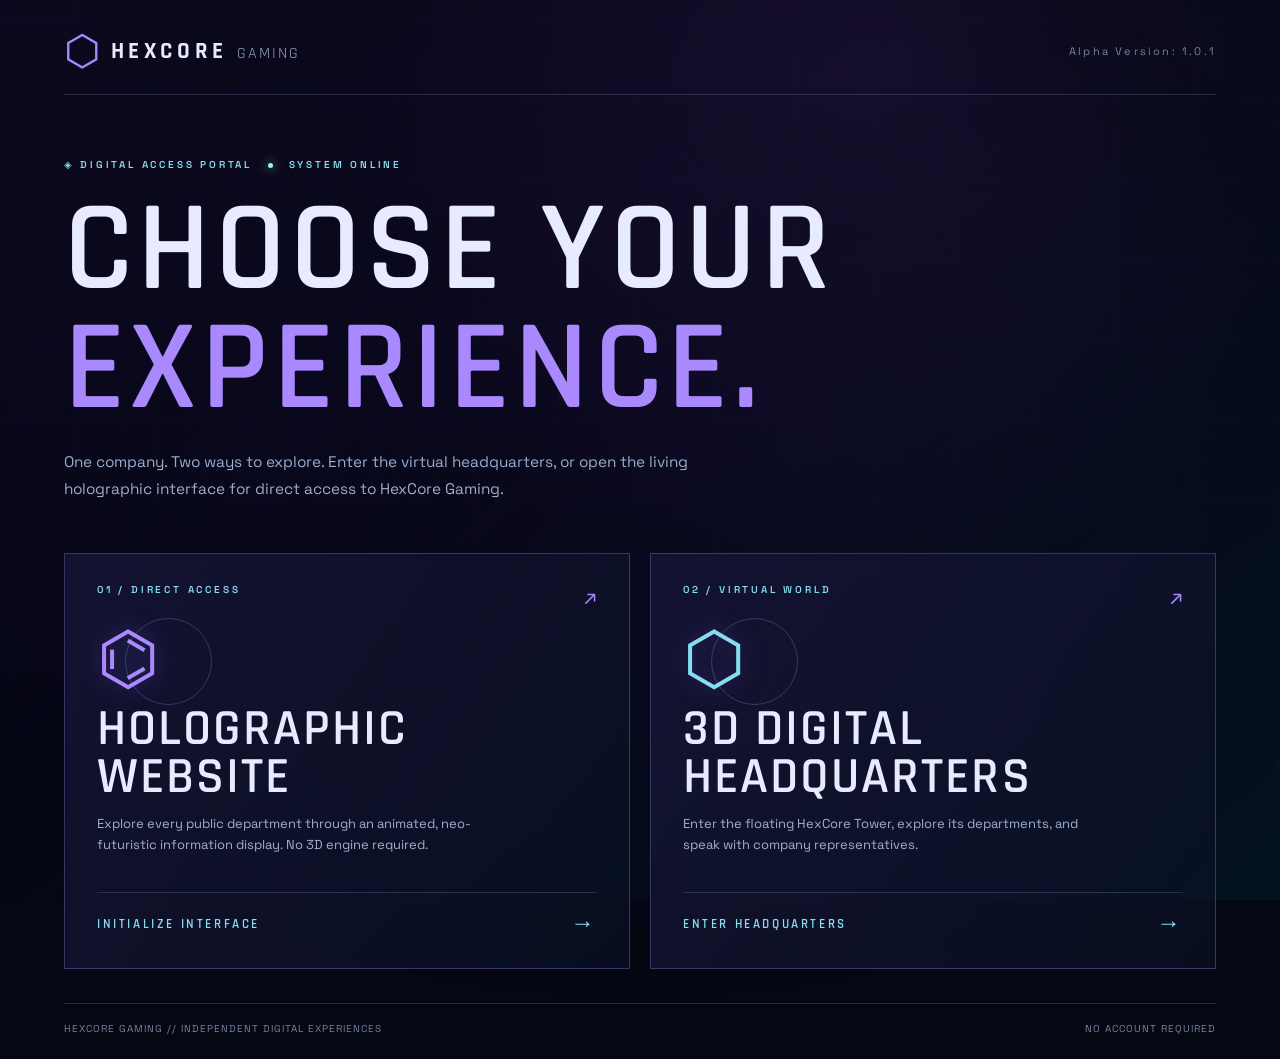
<file: index.html>
<!doctype html><html lang="en"><head><meta charset="utf-8"><meta name="viewport" content="width=device-width,initial-scale=1"><meta name="theme-color" content="#080b16"><meta name="description" content="Explore HexCore Gaming through our holographic website or interactive digital headquarters."><title>HexCore Gaming | Choose Your Experience | Alpha Version: 1.0.1</title><link rel="stylesheet" href="./src/portal.css?v=6.0"></head><body class="portal"><div class="mesh"></div><div class="sheen"></div><main class="gate"><div class="header"><span class="symbol">⬡</span><span class="brand">HEXCORE <em>GAMING</em></span><span class="version">Alpha Version: 1.0.1</span></div><div class="intro"><div class="micro">◈ DIGITAL ACCESS PORTAL <span class="pulse"></span> SYSTEM ONLINE</div><h1>CHOOSE YOUR<br><span>EXPERIENCE.</span></h1><p>One company. Two ways to explore. Enter the virtual headquarters, or open the living holographic interface for direct access to HexCore Gaming.</p></div><div class="options"><a class="option holo" href="./holographic.html"><div class="option-top"><span class="number">01 / DIRECT ACCESS</span><span class="glyph">↗</span></div><div class="iconographic">⌬<i class="orb"></i></div><h2>HOLOGRAPHIC<br>WEBSITE</h2><p>Explore every public department through an animated, neo-futuristic information display. No 3D engine required.</p><span class="action">INITIALIZE INTERFACE <b>→</b></span></a><a class="option three" href="./headquarters.html?from=portal"><div class="option-top"><span class="number">02 / VIRTUAL WORLD</span><span class="glyph">↗</span></div><div class="iconographic">⬡<i class="orb"></i></div><h2>3D DIGITAL<br>HEADQUARTERS</h2><p>Enter the floating HexCore Tower, explore its departments, and speak with company representatives.</p><span class="action">ENTER HEADQUARTERS <b>→</b></span></a></div><footer>HEXCORE GAMING // INDEPENDENT DIGITAL EXPERIENCES <span>NO ACCOUNT REQUIRED</span></footer></main></body></html>
</file>
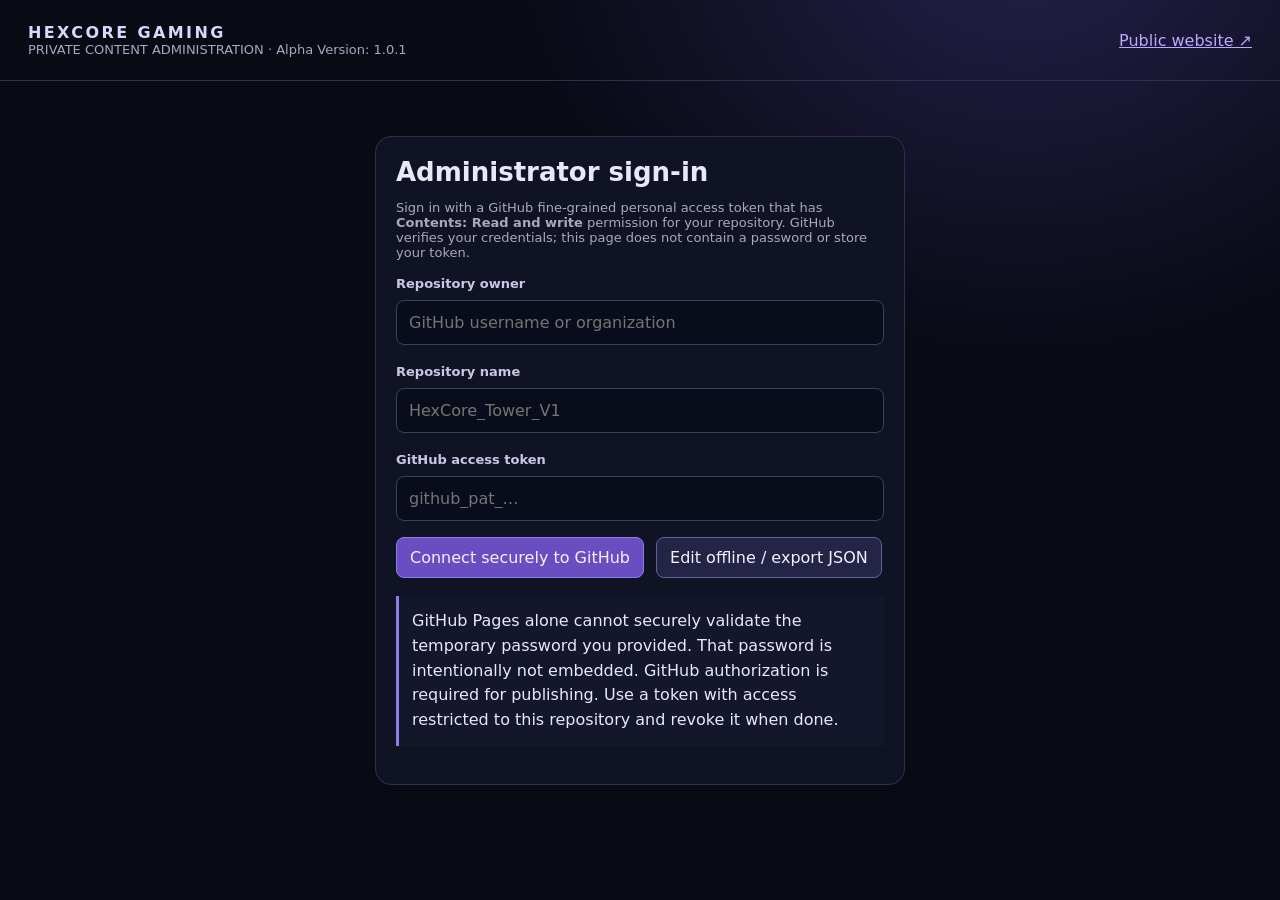
<file: admin/index.html>
<!doctype html><html lang="en"><head><meta charset="utf-8"><meta name="viewport" content="width=device-width,initial-scale=1"><title>HexCore | Administration</title><style>
:root{font-family:Inter,ui-sans-serif,system-ui;background:#080a14;color:#e9e7fc;color-scheme:dark}*{box-sizing:border-box}body{margin:0;background:radial-gradient(ellipse at 80% -10%,#25204b 0,transparent 36%),#080a14}header{padding:23px 28px;display:flex;justify-content:space-between;gap:20px;align-items:center;border-bottom:1px solid #30304e}.brand{font-weight:800;letter-spacing:.15em;color:#ded4ff}.muted{color:#aaa7c3;font-size:13px}main{max-width:1440px;margin:auto;padding:28px;display:grid;grid-template-columns:250px 1fr;gap:24px}aside,section,.login{background:#101323;border:1px solid #2d3150;border-radius:16px;padding:20px}aside button{display:block;width:100%;text-align:left;margin:6px 0}.login{max-width:530px;margin:55px auto}h1{font-size:26px;margin:0 0 10px}h2{font-size:19px}input,textarea,select,button{font:inherit}input,textarea,select{width:100%;background:#090d1b;border:1px solid #39415f;border-radius:8px;padding:12px;color:white;margin:8px 0 16px}textarea{resize:vertical;min-height:96px}button{border:1px solid #65619c;border-radius:8px;background:#242447;color:#f4f1ff;padding:10px 13px;cursor:pointer}button:hover{background:#383269}.primary{background:#694ec1;border-color:#8e7de8}.danger{border-color:#b9697a;color:#ffb6c4}.row{display:flex;gap:12px;align-items:center;flex-wrap:wrap}.row>*{flex:1}.row>button{flex:0 auto}label{font-size:13px;font-weight:600;color:#cbc6e6}.hidden{display:none!important}.entry{border:1px solid #313551;border-radius:10px;padding:14px;margin:10px 0}.entry>div{display:flex;justify-content:space-between;gap:6px}.entry p{white-space:pre-wrap;overflow-wrap:anywhere}.info{border-left:3px solid #8e7de8;padding:13px;background:#14162b;line-height:1.55;margin:18px 0}#status{min-height:22px;font-size:13px;color:#c5aaff}.top-actions{margin-bottom:18px} .site-grid{display:grid;grid-template-columns:repeat(2,minmax(0,1fr));gap:18px;margin:22px 0}.site-choice{border:1px solid #4b537c;background:linear-gradient(145deg,#151a34,#0b0f1b);padding:25px;border-radius:16px;text-align:left;min-height:170px}.site-choice strong{font-size:19px;display:block;margin:10px 0}.site-choice:hover{border-color:#a99dff}.toolbar{display:flex;gap:10px;flex-wrap:wrap;align-items:center}.toolbar input,.toolbar select{margin:4px 0;flex:1;min-width:140px}.postlist{margin:12px 0;max-height:480px;overflow:auto}.post-row{border:1px solid #343b5c;border-radius:10px;padding:12px;margin:7px 0;display:flex;justify-content:space-between;gap:10px;align-items:center}.post-row button{white-space:nowrap}.pill{font-size:11px;color:#d9ccff;border:1px solid #555179;border-radius:99px;padding:3px 8px} .field-note{font-size:12px;color:#9da7c2} .buttonlink{color:#d3c3ff}.editor-hint{background:#111d30;padding:12px;border-left:3px solid #42cad6;border-radius:6px}img.thumb{width:135px;max-height:120px;object-fit:cover;border-radius:8px}a{color:#bca9ff}@media(max-width:760px){.site-grid{grid-template-columns:1fr}main{display:block;padding:14px}aside{margin-bottom:16px}header{padding:18px}h1{font-size:22px}}
</style></head><body><header><div><div class="brand">HEXCORE GAMING</div><div class="muted">PRIVATE CONTENT ADMINISTRATION · Alpha Version: 1.0.1</div></div><a href="../index.html">Public website ↗</a></header>
<div id="login" class="login"><h1>Administrator sign-in</h1><p class="muted">Sign in with a GitHub fine-grained personal access token that has <strong>Contents: Read and write</strong> permission for your repository. GitHub verifies your credentials; this page does not contain a password or store your token.</p><label>Repository owner</label><input id="owner" placeholder="GitHub username or organization"><label>Repository name</label><input id="repo" placeholder="HexCore_Tower_V1"><label>GitHub access token</label><input id="token" type="password" autocomplete="off" placeholder="github_pat_…"><div class="row"><button class="primary" id="signIn">Connect securely to GitHub</button><button id="offline">Edit offline / export JSON</button></div><div id="loginStatus" class="muted"></div><div class="info">GitHub Pages alone cannot securely validate the temporary password you provided. That password is intentionally not embedded. GitHub authorization is required for publishing. Use a token with access restricted to this repository and revoke it when done.</div></div>
<main id="editor" class="hidden"><aside><button data-tab="home">⌂ Dashboard home</button><div id="currentSite" class="muted" style="margin:14px 0">Choose a site</div><div class="brand">CONTENT MANAGER</div><p class="muted" id="identity"></p><button data-tab="posts">Posts & updates</button><button data-tab="departments">Departments</button><button data-tab="faq">NPC questions & answers</button><button data-tab="media">Images & YouTube</button><button data-tab="guide">AI Guide Dialogue</button><button data-tab="json">JSON / backups</button><hr style="border-color:#303450"><button id="publish" class="primary">Publish content to GitHub</button><button id="saveFile">Download content backup</button><button id="previewContent">Preview draft</button><button id="logout">Sign out</button></aside><section><h1 id="heading">Departments</h1><p id="status"></p><div id="homeTab" class="hidden"><h2>Select a website to manage</h2><p class="muted">Both editing areas share a single content library. Select a site to filter and organize your work. Each post can be assigned to Traditional, 3D, or Both.</p><div class="site-grid"><button class="site-choice" data-site="traditional"><span class="pill">PUBLIC INFORMATION</span><strong>Traditional Website</strong>Pages, news, game updates, media galleries and public questions</button><button class="site-choice" data-site="3d"><span class="pill">INTERACTIVE WORLD</span><strong>3D Headquarters</strong>Department information, NPC dialogue, media records and world information</button></div><div class="editor-hint">Both experiences included in this repository use the shared content file. If your traditional website is hosted in another repository, that other repository must be connected separately.</div></div><div id="postsTab" class="hidden"><div class="toolbar"><input id="postSearch" type="search" placeholder="Search posts, titles, or tags"><select id="postCategoryFilter"><option value="">All categories</option></select><select id="postStateFilter"><option value="">All statuses</option><option value="draft">Draft</option><option value="published">Published</option><option value="archived">Archived</option></select><select id="postSort"><option value="new">Newest first</option><option value="old">Oldest first</option></select></div><div id="postCount" class="muted"></div><div id="postList" class="postlist"></div><button id="newPost" class="primary">+ New post</button><div id="postEditor" class="hidden"><h2 id="postEditorTitle">Post editor</h2><label>Title</label><input id="postTitle" maxlength="170"><label>Short summary (used on public cards)</label><textarea id="postSummary" maxlength="450"></textarea><label>Article / update</label><textarea id="postBody" rows="10"></textarea><div class="row"><div><label>Category</label><select id="postCategory"><option>Company News</option><option>Development</option><option>Games</option><option>Community</option><option>Support</option><option>Careers</option><option>Hardware</option><option>Media</option></select></div><div><label>Associated department</label><select id="postDepartment"></select></div></div><div class="row"><div><label>Tags (comma separated)</label><input id="postTags" placeholder="Cyber_Arena, progress, demo"></div><div><label>Destination</label><select id="postDestination"><option value="both">Both websites</option><option value="traditional">Traditional only</option><option value="3d">3D headquarters only</option></select></div></div><div class="row"><div><label>Visibility</label><select id="postState"><option value="draft">Draft (not public)</option><option value="published">Published</option><option value="archived">Archived</option></select></div><div><label>Featured</label><select id="postFeatured"><option value="no">No</option><option value="yes">Yes</option></select></div></div><label>Cover image URL (from media library)</label><input id="postCover" placeholder="https://... or reference/uploads/..."><label>YouTube video link (optional)</label><input id="postVideo" placeholder="https://www.youtube.com/watch?v=..."><div class="row"><button id="savePost" class="primary">Save post draft</button><button id="cancelPost">Close editor</button><button id="deletePost" class="danger">Delete post</button></div><p class="field-note">A post is public only when its visibility is Published AND the content JSON is published to GitHub. The included public sites show published posts based on the selected destination.</p></div></div><div id="departmentsTab"><label>Department</label><select id="dept"></select><label>Editing scope</label><select id="deptScope"><option value="shared">Shared information (both sites)</option><option value="traditional">Traditional website only</option><option value="3d">3D headquarters only</option></select><label>Headline</label><input id="headline"><label>Description</label><textarea id="description"></textarea><label>News / updates</label><textarea id="updates"></textarea><button class="primary" id="saveDept">Save department draft</button></div><div id="faqTab" class="hidden"><label>NPC dialogue group</label><select id="faqGroup"></select><div id="questions"></div><button id="addQ">+ Add question</button><button class="primary" id="saveQ">Save Q&A draft</button><div class="info">Preserved legal/company answers are copied into the editable content file only if you explicitly edit that group. Original authored source files remain unchanged.</div></div><div id="mediaTab" class="hidden"><h2>Media library</h2><label>Choose media file</label><input type="file" id="mediaFile" accept="image/png,image/jpeg,image/webp,image/gif"><label>Caption / title</label><input id="mediaTitle" placeholder="Photo or video title"><label>Department</label><select id="mediaDept"></select><label>Display placement</label><select id="mediaPlacement"><option value="gallery">Gallery / media browser</option><option value="department">Department information display</option><option value="featured">Featured media</option></select><label for="mediaDestination">Show image on</label><select id="mediaDestination"><option value="both">Both sites</option><option value="traditional">Traditional only</option><option value="3d">3D Headquarters only</option></select><p class="muted">Image uploads are committed to GitHub when connected. For large videos, use an external hosting URL; GitHub repositories are not appropriate for large video storage.</p><button id="uploadMedia">Upload selected media</button><p class="field-note">Images appear in department media or the gallery according to their selected placement. The 3D implementation uses the existing interactive displays; this does not reposition 3D geometry.</p><label>Or YouTube video link / image URL</label><input id="mediaURL" placeholder="https://..."><button id="addMediaUrl">Add media URL</button><div id="mediaItems"></div></div><div id="guideTab" class="hidden"><h2>AI Guide · Predefined dialogue</h2><p class="muted">Manage the words the guide says in each dialogue menu. Navigation actions and existing choices remain safe and functional.</p><label>Guide conversation node</label><select id="guideNode"><option value="main">Main menu</option><option value="intro">Introduction</option><option value="destinations">Destinations</option><option value="company">Company description</option><option value="controls">Controls and help</option><option value="website">Traditional website</option><option value="home">Traditional-site welcome</option><option value="departments">Traditional-site destinations</option><option value="help">Traditional-site help</option></select><label>What the guide says</label><textarea id="guideLine" rows="5"></textarea><button id="saveGuide" class="primary">Save dialogue draft</button><p class="field-note">Predefined choice labels and actions stay unchanged. To change teleport destinations or build new dialogue branches requires a tested navigation editor.</p></div><div id="jsonTab" class="hidden"><h2>Content backup and import</h2><p class="muted">Offline drafts can be imported and published later. This file is also the common content source read by both site versions in this archive.</p><textarea id="jsonText" rows="18" style="font-family:monospace"></textarea><button id="applyJSON">Validate & import JSON</button><button id="refreshJSON">Refresh JSON preview</button><label>Import saved JSON file</label><input type="file" id="importJSON" accept=".json,application/json"></div><dialog id="draftPreview" style="max-width:min(850px,95vw);width:95%;background:#101323;color:#efeaff;border:1px solid #7a69bf;border-radius:15px;padding:22px"><h2>Draft preview</h2><p class="muted">This is a content preview only. Nothing shown here is published until you click Publish.</p><div id="previewContents" style="max-height:65vh;overflow:auto"></div><button id="closePreview">Close preview</button></dialog></section></main>
<script type="module" src="./dashboard.js"></script></body></html>
</file>
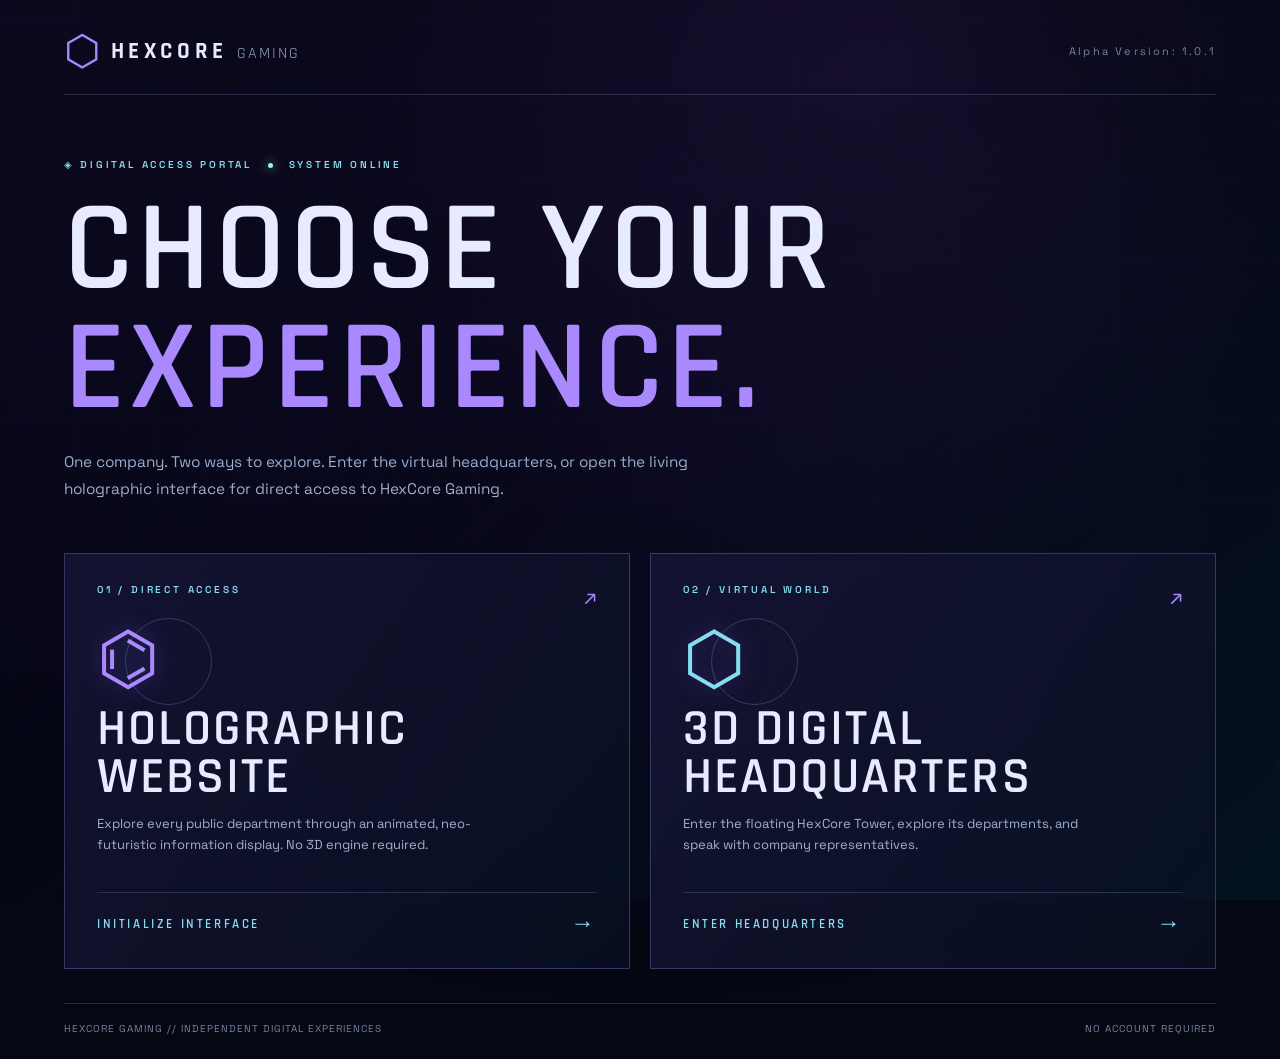
<file: headquarters.html>
<!doctype html><html lang="en"><head><meta charset="UTF-8"><meta name="viewport" content="width=device-width, initial-scale=1, viewport-fit=cover"><meta name="theme-color" content="#080711"><meta name="description" content="Enter HexCore Gaming's virtual headquarters."><title>HexCore Gaming | Digital Headquarters | Alpha Version: 1.0.1</title><link rel="stylesheet" href="./src/style.css?v=6.0"></head><body>
<div id="loading" class="fullscreen"><div class="build-version loading-version" aria-label="Website version">Alpha Version: 1.0.1</div><div class="brandmark">⬡</div><div class="eyebrow">HEXCORE GAMING // DIGITAL HEADQUARTERS</div><h1>ENTER HEXCORE</h1><div class="thin-line"></div><p>Preparing HexCore Tower…</p></div>
<div id="entry" class="fullscreen hidden"><div class="build-version entry-version">Alpha Version: 1.0.1</div><div class="entry-visual"><img src="./reference/tower-design.png" alt="HexCore Tower"></div><div class="entry-panel phase4-panel"><div class="eyebrow">HEXCORE // USER ACCESS</div><h1>CHOOSE YOUR ARRIVAL</h1><p class="muted">Quick entry or create a character. No account required.</p>
<div class="quick-arrival"><button id="quickMale" class="quick-card">QUICK ENTRY<br><b>DEFAULT MALE</b></button><button id="quickFemale" class="quick-card">QUICK ENTRY<br><b>DEFAULT FEMALE</b></button></div>
<button id="toggleCreator" class="creator-toggle" aria-expanded="false" aria-controls="creatorContent">CUSTOMIZE YOUR CHARACTER <span>▾</span></button>
<div id="creatorContent" class="creator-content hidden"><label>SPECIES</label><div class="choice-row" id="species"><button class="active" data-value="human">HUMAN</button><button data-value="elf">ELF</button></div><label>CHARACTER</label><div class="choice-row" id="body"><button class="active" data-value="male">MALE</button><button data-value="female">FEMALE</button></div><label>CHARACTER PRESET</label><div class="preset-grid" id="presets"><button class="active" data-value="standard">01 / STANDARD</button><button data-value="athletic">02 / ATHLETIC</button><button data-value="slim">03 / SLIM</button><button data-value="tall">04 / TALL</button></div><label>OUTFIT</label><div class="preset-grid" id="outfits"><button class="active" data-value="casual">CASUAL</button><button data-value="executive">EXECUTIVE</button><button data-value="techwear">TECHWEAR</button><button data-value="cybernetic">CYBERNETIC</button></div><div class="creator-preview"><canvas id="characterPreview" width="360" height="240" role="img" aria-label="Live character design preview"></canvas><div class="preview-caption">CHARACTER PREVIEW • DRAG TO ROTATE</div></div><button id="enter" class="primary">ENTER WITH MY CHARACTER →</button></div>
<label for="quality">VISUAL QUALITY</label><select id="quality"><option value="auto">AUTO (RECOMMENDED)</option><option value="low">MOBILE / LOW</option><option value="medium">BALANCED</option><option value="high">HIGH</option></select><p id="worldPrepStatus" class="small" aria-live="polite">Preparing headquarters while you choose…</p><p class="small">Private single-player world • Local settings • Keyboard / mouse / touch</p></div></div>
<div id="voidIntro" class="void-intro hidden" aria-label="HexCore entry platform">
 <div class="void-intro-hud"><div class="eyebrow">HEXCORE // INITIALIZATION CHAMBER</div><strong id="voidGuideLine">INITIALIZING COMPANION…</strong><p id="voidHint">Look below. Your entry begins when you jump into the void.</p><div id="voidTouchControls" class="void-touch-controls"><button id="voidForward" type="button">MOVE FORWARD</button><button id="voidLeft" type="button">LEFT</button><button id="voidRight" type="button">RIGHT</button><button id="voidLeap" type="button">JUMP</button></div><p class="small">WASD: move to the edge · SPACE: jump · The headquarters loads throughout this experience.</p></div>
</div>
<div id="reconstructHud" class="reconstruct-hud hidden"><div class="eyebrow">HEXCORE // USER RECONSTRUCTION</div><strong id="reconstructStatus">REASSEMBLING USER INSTANCE</strong><p>◈ DIGITAL IDENTITY RESTORATION</p></div>
<div id="networkTransit" class="network-transit hidden" aria-live="polite"><img id="networkTransitArt" class="network-transit-art" src="./reference/v612/loading_network_tunnel.png" alt="" aria-hidden="true"><canvas id="networkCanvas" class="network-canvas" aria-hidden="true"></canvas><div class="network-vignette"></div><div id="transitGuide" class="transit-guide" aria-hidden="true"><div class="transit-guide-eye"></div></div><div class="network-portal" aria-hidden="true"><div class="network-target">⬡</div></div><div class="transit-hud"><div class="eyebrow">HEXCORE // NETWORK TRANSIT</div><strong id="transitStatus">INITIALIZING NETWORK</strong></div><div id="authorizationText" class="authorization-text hidden">systems verified, authorization acknowledged, access granted.</div></div>
<div id="arrivalBeam" class="arrival-beam hidden"><div class="arrival-ray"></div><div class="arrival-label">welcome user</div></div>
<div id="hud" class="hidden"><div class="hud-top"><div class="hud-brand">⬡ <b>HEXCORE</b><span>GAMING</span><span class="hud-version" aria-label="Website version">Alpha Version: 1.0.1</span></div><div id="zone">TOWER // MAIN LOBBY</div><button id="guideSummon" aria-label="Summon HexCore guide">◈ SUMMON GUIDE</button><button id="menuBtn" aria-label="Open navigation menu">☰ MENU</button></div><div class="crosshair">+</div><div class="prompt hidden" id="prompt"></div><div id="mobileUI" class="hidden"><div id="movePad" class="pad"><div class="nub"></div></div><button id="interactTouch" class="touch-action">INTERACT</button><button id="runTouch" class="touch-run">RUN</button></div></div>
<div id="portalMobile" class="portal-mobile hidden" aria-label="Portal destination choices"></div>
<div id="panel" class="overlay hidden"><div class="panel-box"><button class="close" id="closePanel" aria-label="Close">✕</button><div id="panelBody"></div></div></div>
<div id="nav" class="overlay hidden"><div class="panel-box nav-box"><button class="close" id="closeNav" aria-label="Close">✕</button><div class="eyebrow">HEXCORE / DIRECTORY</div><h2>HEADQUARTERS</h2><p>Use the headquarters portal or your floating guide to visit departments.</p><div class="actions"><button id="contentArchiveBtn">NEWS & MEDIA</button><button id="websiteTerminalBtn">TRADITIONAL WEBSITE</button><button id="settingsBtn">SETTINGS</button><button id="returnLobby">RETURN TO LOBBY</button><button id="quitMainMenu">QUIT TO MAIN MENU</button></div><p class="small">WASD move • Mouse look • Shift run • E interact • Esc menu<br>Mobile: left pad move, swipe screen to look, INTERACT and RUN at bottom.</p></div></div>
<script>
// Surface module/WebGL initialization failures instead of trapping visitors behind loading.
window.__hexcoreBootTimer = setTimeout(() => {
  if (!document.getElementById('loading')?.classList.contains('hidden')) {
    const el=document.querySelector('#loading p');
    if(el) el.textContent='Unable to start the 3D engine. Check your internet connection and WebGL support, then reload.';
  }
},12000);
window.addEventListener('unhandledrejection', e => {const x=document.getElementById('transitStatus');if(x&&!document.getElementById('networkTransit').classList.contains('hidden'))x.textContent='STARTUP ERROR — RELOAD TO RETRY';console.error('HexCore rejected startup operation',e.reason);});
window.addEventListener('error', function(event) {
 const msg=String(event.message || 'Resource could not load');
 const transit=document.getElementById('networkTransit');if(transit&&!transit.classList.contains('hidden')){const t=document.getElementById('transitStatus');if(t)t.textContent='STARTUP ERROR — RELOAD TO RETRY';}
 if(!document.getElementById('loading')?.classList.contains('hidden')) {
   const el=document.querySelector('#loading p');if(el) el.textContent='Website startup error: '+msg;
 }
});
</script><script>
// Opening an old bookmarked /headquarters.html URL must not skip the choice menu.
// The portal intentionally adds ?from=portal when the visitor selects 3D.
if(!new URLSearchParams(location.search).has('from')) location.replace('./index.html');
</script><style>
.void-intro{position:fixed;inset:0;z-index:22;pointer-events:none;color:#e9f8ff}.void-intro-hud{position:absolute;bottom:max(22px,5vh);left:50%;transform:translateX(-50%);width:min(610px,calc(100% - 32px));padding:22px 24px;border:1px solid #668aff6b;background:linear-gradient(120deg,#040812ed,#080717e8);box-shadow:0 8px 75px #050614d1;text-align:center;pointer-events:auto;backdrop-filter:blur(8px)}.void-intro-hud strong,.reconstruct-hud strong{display:block;font-size:clamp(16px,2.2vw,24px);color:#d5eaff;letter-spacing:.1em;margin-top:10px}.void-intro-hud p{color:#bac9da}.void-intro-hud .primary{margin:10px auto;min-width:230px}.void-intro-hud .small{font-size:11px}.reconstruct-hud{position:fixed;bottom:7vh;left:50%;transform:translateX(-50%);z-index:40;min-width:min(480px,88vw);padding:20px;border:1px solid #85d8ff99;text-align:center;background:#050817cf;color:#e4f4ff;pointer-events:none}.transit-guide{position:absolute;z-index:5;top:19%;right:18%;width:84px;height:84px;border-radius:50%;border:10px ridge #40568f;background:radial-gradient(circle at 50% 45%,#83ecff,#114f89 34%,#060d24 60%);box-shadow:0 0 38px #3b92ffb3,0 0 80px #8362ff77;animation:hexGuideFloat 2.5s ease-in-out infinite;pointer-events:none}.transit-guide-eye{position:absolute;inset:25px;border-radius:50%;background:#d5faff;box-shadow:0 0 22px 12px #70c5ff}.hidden.void-intro,.hidden.reconstruct-hud{display:none!important}@keyframes hexGuideFloat{50%{transform:translateY(-13px) rotate(7deg)}}@media(max-width:620px){.void-intro-hud{bottom:12px;padding:13px}.transit-guide{width:48px;height:48px;border-width:6px;top:16%;right:13%}.transit-guide-eye{inset:14px}}
</style><script src="./src/network-transit.js?v=6.0" defer></script><script type="module" src="./src/main.js?v=6.0.39"></script></body></html>
</file>
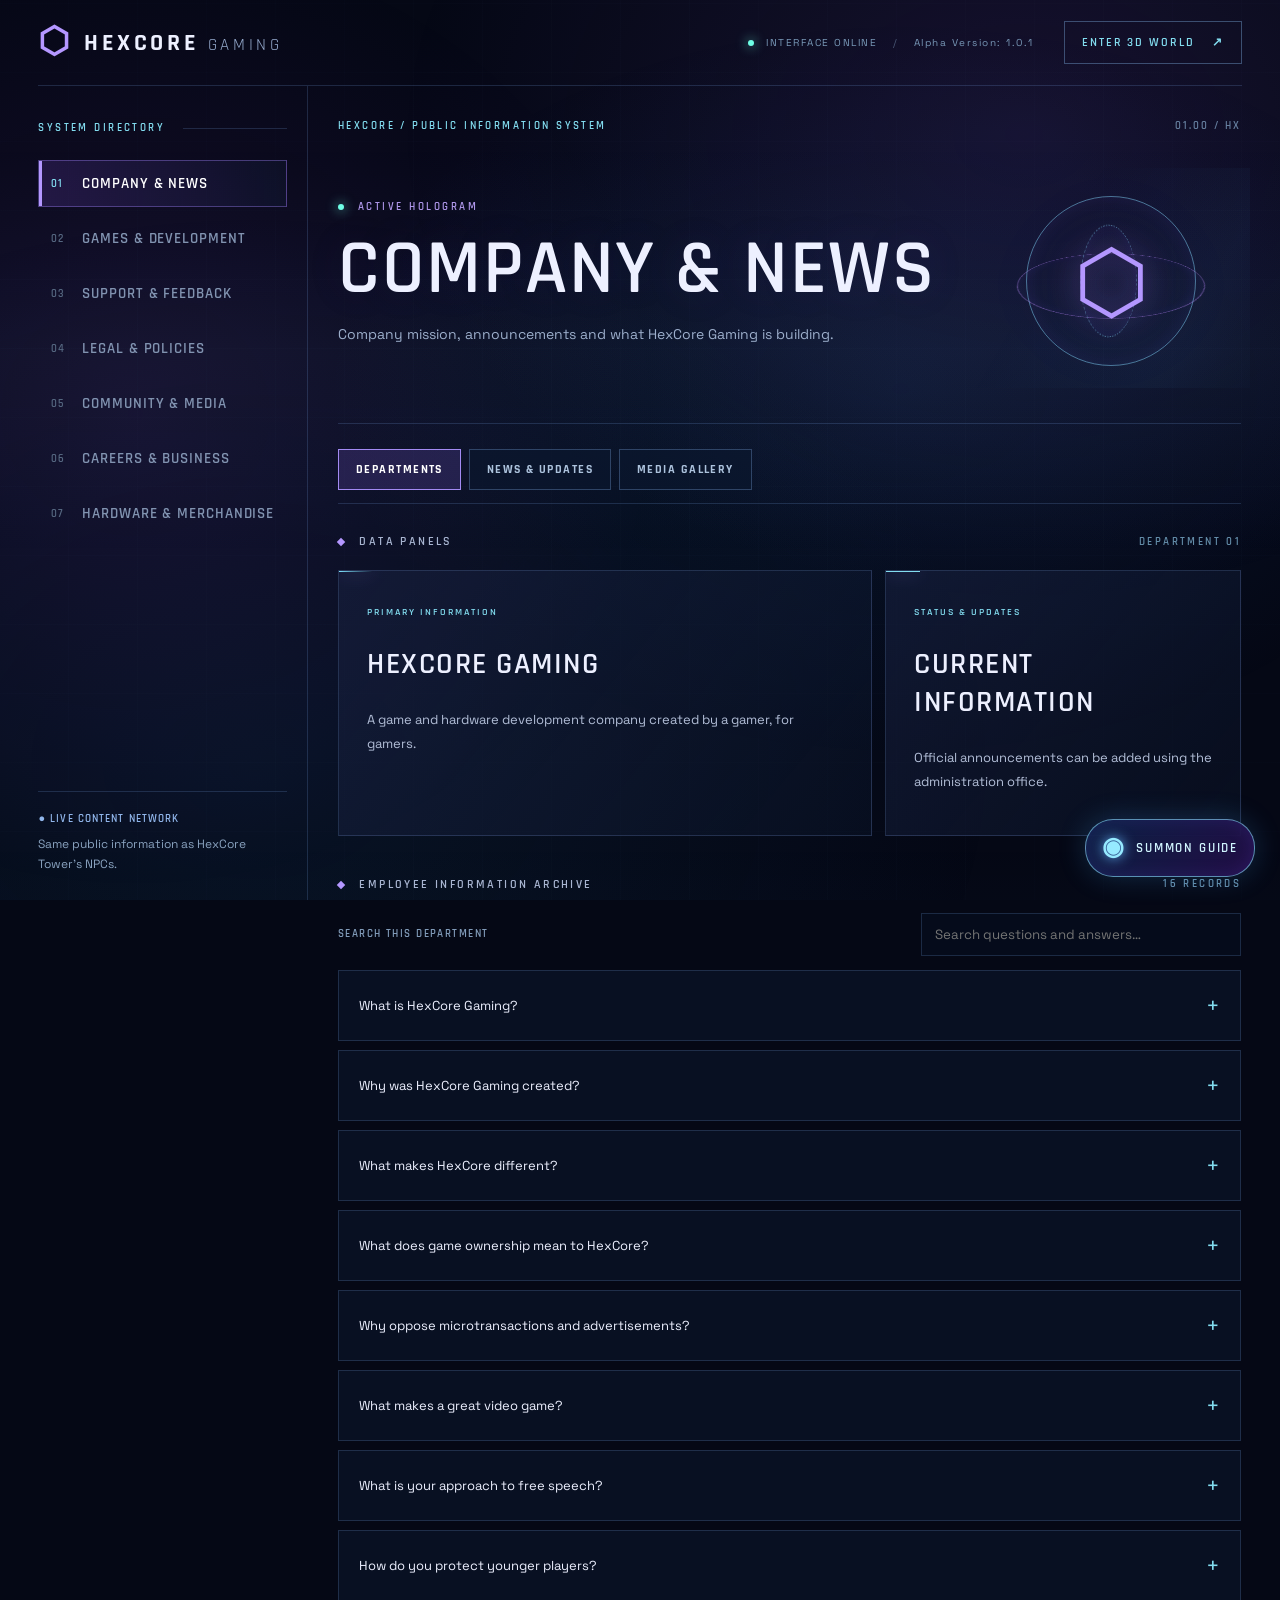
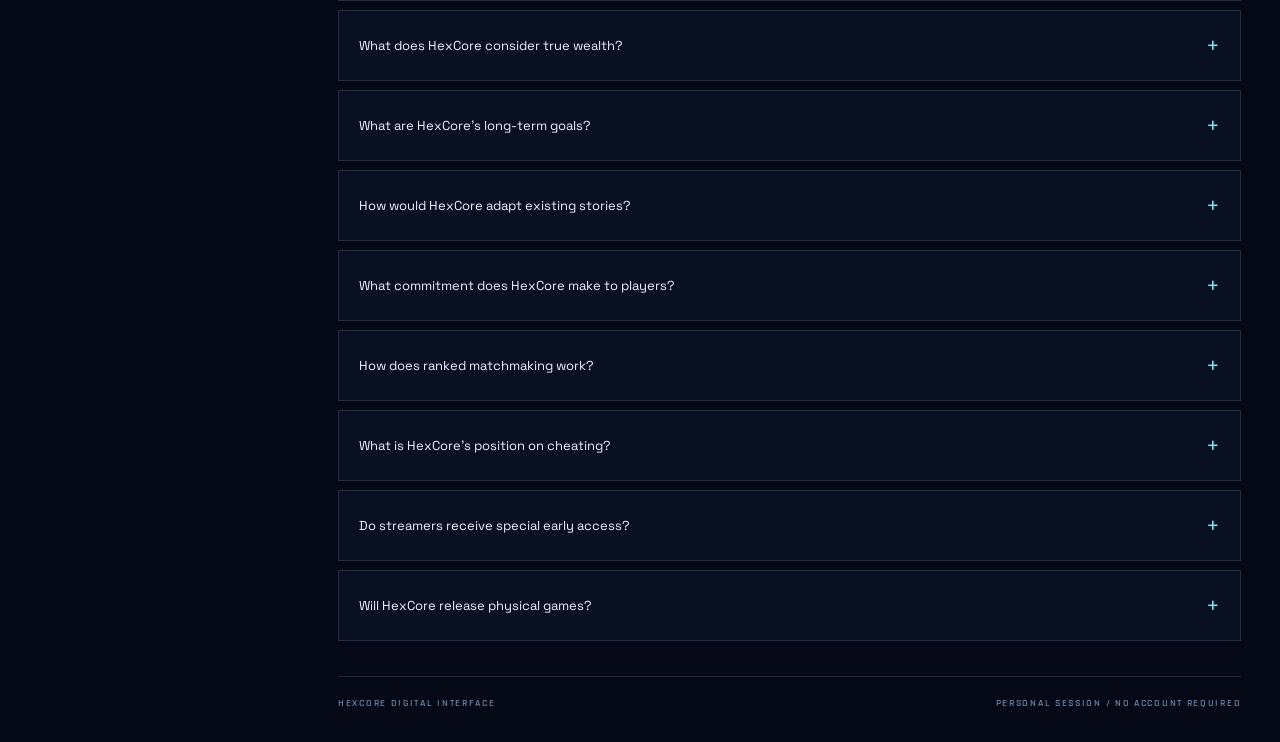
<file: holographic.html>
<!doctype html><html lang="en"><head><meta charset="UTF-8"><meta name="viewport" content="width=device-width, initial-scale=1"><meta name="theme-color" content="#070917"><meta name="description" content="HexCore Gaming's holographic information interface — games, company news, support, legal, community, business and hardware."><title>HexCore Gaming | Holographic Interface | Alpha Version: 1.0.1</title><link rel="stylesheet" href="./src/holographic.css?v=6.0"><link rel="stylesheet" href="./src/holo-command.css?v=6.0.40"></head><body><div class="spacegrid" aria-hidden="true"></div><div class="scan" aria-hidden="true"></div><div id="glitch" aria-hidden="true"></div><div class="app" id="app"><header class="topbar"><a href="./index.html" class="mark" aria-label="Choose experience"><span class="hex">⬡</span><span>HEXCORE <b>GAMING</b></span></a><div class="topmeta"><span class="live-dot"></span> INTERFACE ONLINE <span class="divider">/</span> Alpha Version: 1.0.1</div><a class="world" href="./headquarters.html">ENTER 3D WORLD <span>↗</span></a></header><div class="shell"><aside class="rail"><div class="railheader"><span class="kicker">SYSTEM DIRECTORY</span><span class="hairline"></span></div><nav id="nav" aria-label="Departments"></nav><div class="railfoot"><span>● LIVE CONTENT NETWORK</span><small>Same public information as HexCore Tower's NPCs.</small></div></aside><main class="display"><div class="display-top"><span class="kicker">HEXCORE / PUBLIC INFORMATION SYSTEM</span><span class="coordinates" id="coord">01.00 / HX</span></div><div class="hero"><div class="hero-text"><div class="eyebrow"><span class="pulsing"></span> ACTIVE HOLOGRAM</div><h1 id="title">HEXCORE GAMING</h1><p id="lede">Select a department to begin.</p></div><div class="holo-sculpture" aria-hidden="true"><div class="ring a"></div><div class="ring b"></div><div class="ring c"></div><div class="core">⬡</div></div></div><div class="public-switch" role="tablist" aria-label="Public content views"><button type="button" class="selected" id="publicDepartments" aria-selected="true">DEPARTMENTS</button><button type="button" id="publicNews" aria-selected="false">NEWS & UPDATES</button><button type="button" id="publicGallery" aria-selected="false">MEDIA GALLERY</button></div><section id="publicPostPanel" class="public-panel" hidden><div class="section-head"><span><i></i> NEWS & DEVELOPMENT ARCHIVE</span><span id="publicPostCount">0 ARTICLES</span></div><p class="public-intro">Official HexCore Gaming updates, organized by subject. Only published posts intended for this website appear here.</p><div class="public-filter"><input id="publicPostSearch" type="search" placeholder="Search updates, topics or games…" aria-label="Search posts"><select id="publicPostCategory" aria-label="Filter categories"><option value="">All categories</option></select><select id="publicPostOrder" aria-label="Sort posts"><option value="new">Newest first</option><option value="old">Oldest first</option></select></div><div id="publicFeatured" class="public-featured"></div><div id="publicPostList" class="public-card-grid"></div><div class="public-pagination"><button type="button" id="publicPrev">← Previous</button><span id="publicPageNo"></span><button type="button" id="publicNext">Next →</button></div><article id="publicArticle" class="public-article" hidden></article></section><section id="publicGalleryPanel" class="public-panel" hidden><div class="section-head"><span><i></i> IMAGE ARCHIVE</span><span id="publicGalleryCount">0 IMAGES</span></div><p class="public-intro">Official published images from HexCore's departments and games.</p><div class="public-filter"><input id="publicGallerySearch" type="search" placeholder="Search images…" aria-label="Search images"><select id="publicGalleryDepartment" aria-label="Filter image department"><option value="">All departments</option></select></div><div id="publicGalleryGrid" class="public-card-grid"></div></section><div id="publicDeptPanel"><div class="section-head"><span><i></i> DATA PANELS</span><span id="dept-label">DEPARTMENT 01</span></div><div id="content" class="content"></div><section class="qa"><div class="section-head"><span><i></i> EMPLOYEE INFORMATION ARCHIVE</span><span id="count">0 RECORDS</span></div><div class="search-wrap"><label for="search">SEARCH THIS DEPARTMENT</label><input id="search" type="search" placeholder="Search questions and answers…" autocomplete="off"></div><div id="faq" class="faq"></div></section></div><footer>HEXCORE DIGITAL INTERFACE <span>PERSONAL SESSION / NO ACCOUNT REQUIRED</span></footer></main></div><button id="navToggle" class="navToggle" aria-label="Toggle departments" aria-expanded="false">☰ DEPARTMENTS</button></div><script type="module" src="./src/holographic.js?v=6.0"></script><script type="module" src="./src/public-content.js?v=6.0.40"></script><script type="module" src="./src/holo-command.js?v=6.0.40"></script></body></html>
</file>
<file: src/portal.css>
@import url('https://fonts.googleapis.com/css2?family=Rajdhani:wght@400;500;600;700&family=Space+Grotesk:wght@300;400;500;600;700&display=swap');:root{color-scheme:dark;--vio:#aa89ff;--cyan:#85ddef;--line:rgba(164,178,250,.19);font-family:'Space Grotesk',system-ui,sans-serif}*{box-sizing:border-box}body{margin:0;background:#050712;color:#e8ebff;min-height:100vh;overflow-x:hidden}.mesh{position:fixed;inset:0;pointer-events:none;background:linear-gradient(140deg,rgba(54,20,100,.16),transparent 47%,rgba(6,99,132,.12)),radial-gradient(ellipse at 68% 7%,rgba(116,65,191,.13),transparent 44%),repeating-linear-gradient(0deg,transparent 0 79px,rgba(139,158,236,.035) 80px),repeating-linear-gradient(90deg,transparent 0 79px,rgba(139,158,236,.035) 80px)}.sheen{position:fixed;inset:-30%;background:radial-gradient(ellipse,rgba(83,36,178,.08),transparent 55%);animation:drift 18s infinite alternate ease-in-out;pointer-events:none}.gate{max-width:1320px;margin:auto;padding:30px clamp(22px,5vw,80px) 24px;position:relative;min-height:100vh;display:flex;flex-direction:column}.header{display:flex;align-items:center;gap:10px;border-bottom:1px solid var(--line);padding-bottom:22px}.symbol{font-size:42px;color:var(--vio);line-height:1}.brand{letter-spacing:.20em;font-family:Rajdhani,sans-serif;font-weight:700;font-size:23px}.brand em{color:#8ea4c6;font-weight:400;font-style:normal;font-size:16px;letter-spacing:.12em}.version{margin-left:auto;color:#7183a3;font-size:11px;letter-spacing:.2em}.intro{padding:clamp(45px,7vh,90px) 0 35px}.micro,.number{font-size:10px;letter-spacing:.28em;color:var(--cyan);font-weight:600}.pulse{display:inline-block;width:5px;height:5px;border-radius:50%;background:#86ffdd;margin:0 10px;box-shadow:0 0 11px #86ffdd}h1,h2{font-family:Rajdhani,sans-serif;line-height:.93;font-weight:600;margin:0}h1{font-size:clamp(55px,10vw,130px);letter-spacing:.035em;margin:20px 0}h1 span{color:var(--vio)}.intro p{font-size:clamp(14px,1.2vw,17px);color:#9aaccd;line-height:1.75;max-width:670px}.options{display:grid;grid-template-columns:1fr 1fr;gap:20px;margin-bottom:34px}.option{display:block;position:relative;text-decoration:none;color:inherit;border:1px solid rgba(156,142,249,.3);background:linear-gradient(125deg,rgba(23,21,55,.82),rgba(9,17,35,.76));min-height:365px;padding:29px 32px;overflow:hidden;transition:border-color .3s,transform .3s,box-shadow .3s}.option:before{content:'';position:absolute;inset:0;background:linear-gradient(100deg,transparent 20%,rgba(126,151,243,.09) 50%,transparent 80%);transform:translateX(-130%);transition:transform .7s}.option:hover:before,.option:focus-visible:before{transform:translateX(130%)}.option:hover,.option:focus-visible{transform:translateY(-4px);border-color:var(--cyan);box-shadow:0 15px 75px rgba(84,63,177,.22)}.option-top{display:flex;justify-content:space-between}.glyph{font-size:21px;color:var(--vio)}.iconographic{height:96px;position:relative;font-size:72px;line-height:96px;font-weight:300;color:var(--vio);text-shadow:0 0 25px rgba(134,106,254,.38)}.orb{position:absolute;top:8px;left:28px;width:87px;height:87px;border:1px solid rgba(135,186,254,.25);border-radius:50%;animation:orbit 11s linear infinite}.three .iconographic{color:var(--cyan)}.option h2{font-size:clamp(36px,4vw,53px);letter-spacing:.04em}.option p{max-width:410px;min-height:65px;color:#a0b0cd;line-height:1.6;font-size:13px}.action{display:flex;justify-content:space-between;align-items:center;color:var(--cyan);font:600 13px Rajdhani,sans-serif;letter-spacing:.2em;border-top:1px solid var(--line);padding-top:16px}.action b{font-size:24px}footer{margin-top:auto;border-top:1px solid var(--line);padding-top:18px;display:flex;justify-content:space-between;color:#7183a3;font-size:10px;letter-spacing:.1em}@keyframes orbit{to{transform:rotate(360deg)}}@keyframes drift{to{transform:translate(18%,10%)}}@media(max-width:740px){.options{grid-template-columns:1fr}.option{min-height:315px}.intro{padding:45px 0 20px}.option p{min-height:0}.version{display:none}footer{display:block;line-height:2}}@media(prefers-reduced-motion:reduce){*,*:before,*:after{animation:none!important;transition:none!important}}
</file>
<file: src/style.css>
:root{--bg:#080711;--panel:rgba(7,8,22,.95);--violet:#a46eff;--blue:#72c5ff;--line:rgba(154,127,255,.38);--text:#e9e9ff}*{box-sizing:border-box}body{margin:0;background:var(--bg);color:var(--text);font-family:Inter,Segoe UI,Arial,sans-serif;overflow:hidden}canvas{display:block;touch-action:none}.hidden{display:none!important}button,select{color:inherit;background:#15142a;border:1px solid var(--line);padding:12px 15px;font:inherit;cursor:pointer;letter-spacing:.07em}button:hover,button.active{border-color:var(--violet);background:#352453}button:focus-visible,select:focus-visible{outline:2px solid var(--blue)}.primary{background:linear-gradient(110deg,#392168,#222652);border-color:#b496ff;width:100%;margin-top:18px;padding:17px}.fullscreen{position:fixed;inset:0;z-index:20;background:#090913;display:flex;align-items:center;justify-content:center;flex-direction:column;text-align:center}.eyebrow{font-size:11px;color:var(--blue);letter-spacing:.23em}.brandmark{font-size:88px;color:var(--violet);text-shadow:0 0 25px #7737ed}h1{font-size:clamp(26px,4vw,58px);font-weight:450;letter-spacing:.17em;margin:14px 0}h2{font-size:25px;font-weight:500;letter-spacing:.11em}h3{font-size:17px;letter-spacing:.05em}.thin-line{height:2px;width:160px;background:var(--violet);box-shadow:0 0 17px var(--violet)}.muted,.small{color:#aaa9c7}.small{font-size:12px;line-height:1.6}.entry-visual{width:57%;height:100%;position:absolute;left:0;top:0}.entry-visual:after{content:'';position:absolute;inset:0;background:linear-gradient(90deg,transparent 30%,#080711 100%)}.entry-visual img{width:100%;height:100%;object-fit:cover}.entry-panel{width:min(500px,43vw);max-height:95vh;overflow:auto;padding:24px;position:absolute;right:5%;text-align:left}.entry-panel h1{font-size:32px}.entry-panel label{display:block;margin:22px 0 8px;color:var(--blue);font-size:12px;letter-spacing:.17em}.choice-row{display:flex;gap:9px}.choice-row button{flex:1}.entry-panel select{width:100%}.hud-top{position:fixed;top:0;left:0;right:0;z-index:4;display:flex;align-items:center;justify-content:space-between;padding:12px 20px;background:linear-gradient(#05040cb0,transparent);font-size:12px;letter-spacing:.14em;gap:8px}.hud-brand{color:#c197ff}.hud-brand span{color:#8a91bc;margin-left:7px;font-size:10px}.hint{position:fixed;bottom:20px;left:50%;transform:translateX(-50%);font-size:12px;letter-spacing:.06em;color:#b7add0;background:#060711a8;padding:8px 14px;border:1px solid #584b8290;z-index:4;text-align:center;max-width:90vw}.crosshair{position:fixed;left:50%;top:50%;transform:translate(-50%,-50%);font-size:21px;color:#b9b0e5a0;pointer-events:none}.prompt{position:fixed;left:50%;top:60%;transform:translateX(-50%);z-index:5;background:#100e23ea;border:1px solid #8d6edb;padding:12px 20px;text-align:center;max-width:92vw}.overlay{position:fixed;inset:0;z-index:10;background:#02020bc4;display:flex;align-items:center;justify-content:center;padding:14px}.panel-box{position:relative;background:var(--panel);border:1px solid var(--line);box-shadow:0 0 60px #36106b55;width:min(840px,100%);max-height:91vh;overflow:auto;padding:clamp(18px,3vw,40px);line-height:1.65}.close{position:absolute;right:12px;top:10px;padding:6px 12px;z-index:2}.floor-buttons{display:grid;grid-template-columns:repeat(2,minmax(0,1fr));gap:9px}.floor-buttons button{text-align:left;font-size:12px}.actions{display:flex;gap:10px;flex-wrap:wrap;margin-top:22px}.qa-item{border-bottom:1px solid #5444745e;padding:10px 0}.qa-item button{width:100%;text-align:left;background:none;border:0;border-bottom:1px solid #5444746e}.qa-answer{white-space:pre-wrap;color:#d0c9e4;padding:13px 5px 20px}.category{padding:7px 0;color:var(--blue);letter-spacing:.08em}.panel-box input,.panel-box textarea,.panel-box select{background:#13142c;border:1px solid #6e5b99;color:#fff;width:100%;padding:11px;margin:6px 0 14px;font:inherit}.panel-box textarea{min-height:120px}.subtle{color:#afabd0}.status{color:#77dcbb}.error{color:#ffabab}.directory-item{border:1px solid var(--line);padding:12px;margin:8px 0}.directory-item button{margin-top:8px}.save-list{max-height:200px;overflow:auto}.pad{position:fixed;bottom:75px;width:120px;height:120px;border:2px solid #a588e277;background:#341f5f24;border-radius:50%;touch-action:none}.pad .nub{width:48px;height:48px;border-radius:50%;background:#a18ddd7a;position:absolute;left:36px;top:36px}.pad:first-child{left:18px}.pad:nth-child(2){right:18px}.touch-action,.touch-run{position:fixed;right:18px;bottom:214px;border-radius:50%;height:60px;width:60px;font-size:12px}.touch-run{right:88px;bottom:192px;height:52px;width:52px}@media(max-width:700px){.entry-visual{width:100%;height:43%}.entry-visual:after{background:linear-gradient(0deg,#080711,transparent 60%)}.entry-panel{position:absolute;top:28%;right:auto;width:100%;padding:23px;max-height:72%;text-align:left}.entry-panel h1{font-size:24px}.entry-panel label{margin:13px 0 5px}.hud-top{padding:9px;font-size:10px}#zone{max-width:33%;white-space:nowrap;overflow:hidden;text-overflow:ellipsis}.floor-buttons{grid-template-columns:1fr}.hint{bottom:10px;font-size:10px}.crosshair{font-size:15px}.panel-box{max-height:94vh}.pad{bottom:48px}.touch-action{bottom:185px}.touch-run{bottom:165px}}

/* Accessibility and small-screen refinements */
@media(prefers-reduced-motion:reduce){*{scroll-behavior:auto!important;transition:none!important;animation:none!important}}
@media (max-width: 500px){.entry-panel{top:21%;max-height:79%}.entry-visual{height:37%}.choice-row button{padding:11px 6px;font-size:12px}.hud-brand span{display:none}.pad{width:112px;height:112px}.pad .nub{left:32px;top:32px}.hint{display:none}}
@media (max-height:640px) and (orientation:landscape){.entry-visual{height:100%;width:53%}.entry-panel{top:0;right:0;left:auto;width:49%;max-height:100%;padding:16px}.entry-panel h1{font-size:22px}.entry-panel label{margin:9px 0 4px}.pad{bottom:12px;width:94px;height:94px}.pad .nub{left:23px;top:23px}.touch-action{bottom:120px}.touch-run{bottom:100px}}

/* VERSION IDENTIFIER — update the displayed release number with each new ZIP. */
.build-version{position:fixed;top:max(16px,env(safe-area-inset-top));right:max(16px,env(safe-area-inset-right));z-index:35;padding:7px 13px;font-size:12px;font-weight:700;letter-spacing:.2em;color:#f0e6ff;border:1px solid #ab83fa99;background:rgba(14,10,34,.88);box-shadow:0 0 18px #7540d62e;border-radius:4px;pointer-events:none}
.hud-version{display:inline-block;margin-left:14px!important;padding:5px 9px;border:1px solid #a787ff99;border-radius:4px;color:#f0e6ff!important;background:#1c1532d9;font-size:11px!important;font-weight:700;letter-spacing:.13em}
@media(max-width:700px){.build-version{top:max(9px,env(safe-area-inset-top));right:max(9px,env(safe-area-inset-right));padding:5px 9px;font-size:11px}.hud-version{margin-left:5px!important;padding:3px 5px;font-size:10px!important}}

/* V7: mobile-only controls for the holographic portal selector */
.portal-mobile{position:fixed;z-index:9;left:50%;top:50%;transform:translate(-50%,-50%);width:min(420px,90vw);max-height:80vh;overflow:auto;padding:18px;background:rgba(7,11,32,.95);border:1px solid #9d79fb;box-shadow:0 0 35px #6c41bf88;display:grid;gap:8px;text-align:center} .portal-mobile strong{letter-spacing:.12em;color:#b6d7ff}.portal-mobile button{padding:10px;font-size:12px}

/* V2.4 visual polish */
.panel-box{backdrop-filter:blur(8px)}
.prompt{border-color:#b28dff;background:#0c0b1ae8;box-shadow:0 0 20px #5d38b644}
.hint{background:#090c18cc;border-color:#7e6db4b2;box-shadow:0 0 16px #3e2d6f40}

/* V2.7: accessible phone and tablet controls. */
.touch-mode #mobileUI{pointer-events:none}
.touch-mode #mobileUI .pad,.touch-mode #mobileUI button{pointer-events:auto;user-select:none;-webkit-user-select:none;-webkit-touch-callout:none;touch-action:none}
.touch-mode .pad{background:rgba(30,25,56,.43);border-color:rgba(178,149,250,.65);box-shadow:0 0 18px rgba(99,62,181,.14)}
.touch-mode .pad .nub{background:rgba(161,143,221,.68);box-shadow:0 0 10px rgba(150,108,254,.4)}
.touch-mode #runTouch,.touch-mode #interactTouch{border:1px solid rgba(190,167,255,.75);background:rgba(29,20,64,.84);font-weight:700;z-index:7}
@media (pointer:coarse){.touch-mode .crosshair{opacity:.45}.touch-mode #menuBtn{padding:12px;min-width:67px;touch-action:manipulation}}
@media (max-width:700px){.touch-mode #mobileUI .pad{width:114px;height:114px;bottom:max(36px,env(safe-area-inset-bottom))}.touch-mode #mobileUI .pad .nub{left:33px;top:33px}.touch-mode .touch-action{right:18px;bottom:max(169px,calc(env(safe-area-inset-bottom) + 157px))}.touch-mode .touch-run{right:85px;bottom:max(154px,calc(env(safe-area-inset-bottom) + 143px))}}
@media(max-height:500px) and (orientation:landscape){.touch-mode #mobileUI .pad{width:90px;height:90px;bottom:12px}.touch-mode #mobileUI .pad .nub{left:21px;top:21px}.touch-mode .touch-action{bottom:110px}.touch-mode .touch-run{bottom:96px}}

/* V2.8: reliable dual-stick touch overlay above the WebGL canvas, including landscape phones. */
#mobileUI:not(.hidden){position:fixed;inset:0;z-index:8;pointer-events:none;display:block}
#mobileUI .pad,#mobileUI .touch-action,#mobileUI .touch-run{z-index:9;pointer-events:auto;touch-action:none;-webkit-user-select:none;user-select:none}
#mobileUI .pad{bottom:max(48px,env(safe-area-inset-bottom));width:clamp(94px,26vw,132px);height:clamp(94px,26vw,132px);border-width:2px}
#mobileUI #movePad{left:max(16px,env(safe-area-inset-left));right:auto}
#mobileUI #lookPad{right:max(16px,env(safe-area-inset-right));left:auto}
#mobileUI .pad .nub{position:absolute;left:50%;top:50%;width:40%;height:40%;margin-left:-20%;margin-top:-20%}
#mobileUI .touch-action{right:max(14px,env(safe-area-inset-right));bottom:max(204px,calc(env(safe-area-inset-bottom) + 185px));height:64px;min-width:100px;width:100px;border-radius:34px;font-size:11px;padding:6px}
#mobileUI .touch-run{right:max(126px,calc(env(safe-area-inset-right) + 113px));bottom:max(204px,calc(env(safe-area-inset-bottom) + 185px));height:60px;width:60px;border-radius:50%;font-size:11px}
@media (max-height:520px) and (orientation:landscape){
 #mobileUI .pad{width:94px;height:94px;bottom:12px}
 #mobileUI .touch-action{right:14px;bottom:120px;min-width:90px;width:90px;height:50px}
 #mobileUI .touch-run{right:112px;bottom:118px;width:50px;height:50px}
}

/* V4.2: natural mobile touch-look with bottom action controls. */
#lookPad{display:none!important}
.touch-mode #mobileUI .touch-action{bottom:max(15px,env(safe-area-inset-bottom))!important;right:max(16px,env(safe-area-inset-right))!important}
.touch-mode #mobileUI .touch-run{bottom:max(20px,env(safe-area-inset-bottom))!important;right:max(132px,calc(env(safe-area-inset-right) + 117px))!important}

/* V4.6 — optional creator, short cinematic transit, and safe overlays. */
.phase4-panel{max-height:97vh}.quick-arrival{display:grid;grid-template-columns:1fr 1fr;gap:10px;margin:14px 0}.quick-card{min-height:74px;text-align:center;font-size:10px;letter-spacing:.12em;background:linear-gradient(145deg,#29254d,#101c33);border:1px solid #886cc5}.quick-card b{display:block;font-size:13px;color:#eee8ff;margin-top:6px}.creator-toggle{width:100%;text-align:left;border:1px solid #8290bf;color:#d9e8ff}.creator-toggle span{float:right}.creator-content{padding:6px 0}.preset-grid{display:grid;grid-template-columns:repeat(2,minmax(0,1fr));gap:8px}.preset-grid button{padding:11px 7px;font-size:11px}.creator-preview{border:1px solid #627ba466;margin-top:18px;background:#111628}.creator-preview canvas{width:100%;max-height:220px;object-fit:contain;touch-action:pan-y}.preview-caption{text-align:center;font-size:10px;color:#9cbfe0;padding:8px;letter-spacing:.1em}
.network-transit{position:fixed;inset:0;z-index:40;overflow:hidden;background:radial-gradient(ellipse at center,#261647 0%,#0c1130 38%,#02030b 85%);color:#f0eaff}.network-space{position:absolute;inset:-30%;perspective:300px;transform-style:preserve-3d}.network-grid{position:absolute;inset:0;transform:rotateX(66deg) scale(2);background-image:linear-gradient(#5e97ff42 1px,transparent 1px),linear-gradient(90deg,#bb6fff4a 1px,transparent 1px);background-size:90px 90px;animation:networkRace 1.8s linear infinite}.network-rings{position:absolute;inset:0;display:flex;align-items:center;justify-content:center;transform-style:preserve-3d}.network-rings i{position:absolute;display:block;width:48vw;height:48vw;max-height:500px;max-width:500px;border:2px solid #7d8dff99;box-shadow:0 0 26px #6946ff88,inset 0 0 20px #50b7ff66;transform:rotate(45deg);animation:networkTunnel 2.8s linear infinite}.network-rings i:nth-child(2){animation-delay:-.46s}.network-rings i:nth-child(3){animation-delay:-.92s}.network-rings i:nth-child(4){animation-delay:-1.38s}.network-rings i:nth-child(5){animation-delay:-1.84s}.network-rings i:nth-child(6){animation-delay:-2.3s}.network-stream{position:absolute;inset:0;background:repeating-linear-gradient(108deg,transparent 0 28px,#709aff12 30px,transparent 32px 90px);animation:networkRace 1.5s linear infinite}.transit-hud{position:absolute;bottom:10%;left:50%;transform:translateX(-50%);text-align:center;width:min(580px,88vw);letter-spacing:.17em}.transit-hud strong{font-size:clamp(12px,2vw,20px);display:block;margin:16px 0}.transit-progress{height:3px;background:#8392c43d;overflow:hidden}.transit-progress span{display:block;height:100%;width:0;background:#b2a0ff;box-shadow:0 0 12px #74baff}.authorization-text{position:absolute;top:45%;width:100%;padding:0 25px;text-align:center;font-size:clamp(16px,3.1vw,34px);color:#f2f0ff;text-shadow:0 0 24px #a57dff;letter-spacing:.11em;animation:authAppear .45s ease-out both}.arrival-beam{position:fixed;inset:0;z-index:7;pointer-events:none;display:flex;align-items:center;justify-content:center;background:radial-gradient(ellipse at center,#a1b4ff0c,transparent 53%)}.arrival-ray{height:100vh;width:min(34vw,280px);background:linear-gradient(90deg,transparent,#97adff22 25%,#d2ecff55 50%,#97adff22 75%,transparent);filter:blur(15px);animation:beamFade 3s ease-out both}.arrival-label{position:absolute;color:#f6f2ff;font-size:clamp(24px,4vw,42px);text-transform:uppercase;letter-spacing:.19em;text-shadow:0 0 22px #98bfff;animation:beamFade 3s ease-out both}@keyframes networkRace{to{background-position:0 180px}}@keyframes networkTunnel{0%{transform:translateZ(-800px) rotate(45deg);opacity:0}30%{opacity:1}100%{transform:translateZ(350px) rotate(45deg);opacity:0}}@keyframes authAppear{from{opacity:0;transform:scale(.95)}to{opacity:1;transform:scale(1)}}@keyframes beamFade{0%,45%{opacity:1}100%{opacity:0}}@media(max-width:700px){.phase4-panel{top:12%;max-height:88%}.quick-card{min-height:61px}.network-rings i{width:80vw;height:80vw}}@media(prefers-reduced-motion:reduce){.network-grid,.network-rings i,.network-stream{animation:none!important}.network-rings i{opacity:.35;transform:rotate(45deg)}.arrival-ray,.arrival-label{animation:none!important}}

/* V4.10: spatial network transit replaces the flat repeating CSS squares. */
.network-transit{background:#020510;isolation:isolate}
.network-canvas{position:absolute;inset:0;width:100%;height:100%;display:block;pointer-events:none}
.network-vignette{position:absolute;inset:0;pointer-events:none;background:linear-gradient(180deg,#01010b94 0%,transparent 22%,transparent 64%,#01030ee9 100%)}
.network-portal{position:absolute;left:50%;top:49%;width:min(17vw,170px);height:min(17vw,170px);transform:translate(-50%,-50%);border-radius:50%;border:1px solid #9ae4ff6d;box-shadow:inset 0 0 28px #5576ff2c,0 0 38px #a46fff70;display:flex;align-items:center;justify-content:center;animation:netPulse 2.5s ease-in-out infinite;pointer-events:none}
.network-portal:before,.network-portal:after{content:'';position:absolute;inset:12%;border:1px solid #b6a5ff73;transform:rotate(45deg);box-shadow:0 0 12px #7f66e952}.network-portal:after{inset:27%;border-color:#72ddffad;transform:rotate(-28deg)}
.network-target{font-size:clamp(25px,5vw,64px);color:#c6e8ff;text-shadow:0 0 16px #8674ff,0 0 34px #438fff}.transit-hud{bottom:6%;z-index:3;width:min(640px,90vw);padding:18px 20px;border:1px solid #96b2ff4a;background:linear-gradient(135deg,#030815b8,#0a1033a3);backdrop-filter:blur(5px);box-shadow:0 0 32px #5264ef33}.transit-hud strong{letter-spacing:.18em;margin:12px 0;color:#edf1ff}.transit-progress{height:9px;background:#111b35;border:1px solid #768adc73;border-radius:8px;box-shadow:inset 0 0 14px #020514;overflow:hidden}.transit-progress span{background:linear-gradient(90deg,#7b6eff,#67dfff 67%,#e0f4ff);box-shadow:0 0 18px #5ad8ff;transition:width .15s linear}.transit-details{display:flex;justify-content:space-between;gap:12px;padding-top:12px;font-size:10px;letter-spacing:.09em;color:#a7caff}.authorization-text{z-index:4;top:32%;padding:20px 6vw;font-weight:600;text-transform:uppercase;line-height:1.8;color:#f0fbff;background:#03081dbb;border-top:1px solid #a2b4ff77;border-bottom:1px solid #7ba8ff77}.network-transit:not(.hidden) .network-portal{opacity:1}@keyframes netPulse{0%,100%{opacity:.7;filter:brightness(1)}50%{opacity:1;filter:brightness(1.7)}}
@media(prefers-reduced-motion:reduce){.network-portal{animation:none!important}}

/* V4.11: no progress bar or percentage in cinematic transit. */
.transit-progress,.transit-details{display:none!important}


/* V6.0.18: animated network-tunnel loading screen and live transit backdrop. */
#loading{overflow:hidden;background:#040512;isolation:isolate}
#loading>*{position:relative;z-index:2}
#loading:before{content:'';position:absolute;inset:-12%;background:url('../reference/v611/loading_network_tunnel.png') center/cover no-repeat;filter:saturate(1.18) brightness(.92);transform:scale(1.08);animation:loadingTunnelFloat 8s ease-in-out infinite alternate,loadingTunnelPulse 4.8s ease-in-out infinite}
#loading:after{content:'';position:absolute;inset:0;background:radial-gradient(circle at center,rgba(130,90,255,.18),transparent 34%),linear-gradient(115deg,transparent 0 28%,rgba(190,225,255,.14) 44%,transparent 58%);mix-blend-mode:screen;opacity:.7;animation:loadingSweep 3.8s linear infinite}
#loading h1,#loading p,#loading .eyebrow,#loading .brandmark,#loading .thin-line{filter:drop-shadow(0 0 16px rgba(116,79,255,.55))}
.network-transit{background:#020510;isolation:isolate}
.network-transit:before{content:'';position:absolute;inset:-9%;background:url('../reference/v611/loading_network_tunnel.png') center/cover no-repeat;opacity:.48;filter:saturate(1.14) brightness(.86);transform:scale(1.12);animation:loadingTunnelFloat 6.4s ease-in-out infinite alternate,loadingTunnelPulse 4.2s ease-in-out infinite}
.network-transit:after{content:'';position:absolute;inset:0;background:radial-gradient(circle at center,rgba(137,102,255,.24),transparent 32%),linear-gradient(180deg,rgba(2,3,14,.56),transparent 25%,transparent 72%,rgba(2,3,14,.9));z-index:0;pointer-events:none}
.network-canvas{z-index:1}
.network-vignette{z-index:2}
.network-portal{z-index:3}
.transit-hud{z-index:4}
.authorization-text{z-index:5}
@keyframes loadingTunnelFloat{0%{transform:scale(1.06) translate3d(-1.2%,0,0)}100%{transform:scale(1.14) translate3d(1.2%,-1%,0)}}
@keyframes loadingTunnelPulse{0%,100%{filter:saturate(1.08) brightness(.84)}50%{filter:saturate(1.26) brightness(1.04)}}
@keyframes loadingSweep{from{transform:translateX(-55%)}to{transform:translateX(55%)}}
@media(prefers-reduced-motion:reduce){#loading:before,#loading:after,.network-transit:before{animation:none!important}}


/* V6.0.18: explicit user-provided loading image shown during character-entry transit. */
.network-transit-art{position:absolute;inset:-8%;width:116%;height:116%;object-fit:cover;opacity:.92;filter:saturate(1.18) brightness(.92);transform:scale(1.10);animation:loadingTunnelFloat 6.5s ease-in-out infinite alternate,loadingTunnelPulse 4.4s ease-in-out infinite;z-index:0;pointer-events:none}
.network-canvas{position:absolute;inset:0;z-index:1;mix-blend-mode:screen;opacity:.28}
#networkTransit .network-vignette{z-index:2}#networkTransit .network-portal{z-index:3}#networkTransit .transit-hud{z-index:4}#networkTransit .authorization-text{z-index:5}

/* V6.0.37 - guide summon HUD control */
#guideSummon{border:1px solid rgba(96,234,255,.45);background:rgba(7,13,29,.82);color:#c5f8ff;letter-spacing:.08em;padding:9px 12px;border-radius:7px;cursor:pointer}#guideSummon:hover,#guideSummon:focus-visible{border-color:#95f3ff;background:#18233c}#guideOptions{display:grid;gap:9px;margin:16px 0}#guideOptions button{text-align:left;padding:12px 16px}#guideOrbStatus{color:#95eefa;font-size:.75rem;letter-spacing:.14em}
@media(max-width:640px){#guideSummon{font-size:10px;padding:7px}}

/* V6.0.41: actual responsive full-screen website terminal */
#panel.website-fullscreen{padding:0;background:#060817;}
#panel.website-fullscreen .panel-box{width:100vw;max-width:100vw;height:100dvh;max-height:100dvh;padding:42px 14px 10px;overflow:auto;border-radius:0;}
#panel.website-fullscreen #websiteFrameHost{width:100%;min-width:0;overflow:hidden;}
#panel.website-fullscreen #websiteFrameHost iframe{max-width:100%;}
#voidJumpTouch{display:none!important;}

.void-touch-controls{display:none;}@media(pointer:coarse){.void-touch-controls{display:flex;gap:6px;flex-wrap:wrap;justify-content:center;margin:8px auto;max-width:95vw}.void-touch-controls button{padding:9px;font-size:11px;touch-action:none}}
</file>
<file: src/holographic.css>
@import url('https://fonts.googleapis.com/css2?family=Rajdhani:wght@400;500;600;700&family=Space+Grotesk:wght@300;400;500;600;700&display=swap');:root{color-scheme:dark;--cyan:#82dcef;--violet:#b497ff;--white:#edf0ff;--muted:#9caecb;--line:rgba(130,173,241,.19)}*{box-sizing:border-box}html{scroll-behavior:smooth}body{margin:0;background:#050815;color:var(--white);font-family:'Space Grotesk',sans-serif;overflow-x:hidden}.spacegrid{position:fixed;inset:0;pointer-events:none;background:radial-gradient(ellipse at 80% 15%,rgba(97,62,161,.19),transparent 43%),radial-gradient(ellipse at 20% 85%,rgba(24,78,123,.16),transparent 51%),repeating-linear-gradient(0deg,transparent 0 68px,rgba(114,164,212,.027) 69px),repeating-linear-gradient(90deg,transparent 0 68px,rgba(114,164,212,.027) 69px)}.scan{position:fixed;inset:0;pointer-events:none;background:linear-gradient(to bottom,transparent 20%,rgba(108,186,237,.035) 50%,transparent 80%);background-size:100% 700px;animation:scan 16s linear infinite}#glitch{position:fixed;inset:0;z-index:100;pointer-events:none;opacity:0;background:repeating-linear-gradient(0deg,transparent 0 11px,rgba(74,235,246,.17) 12px,transparent 13px 30px),linear-gradient(90deg,transparent 3%,rgba(172,76,240,.1) 52%,transparent 98%)}body.glitching #glitch{animation:glitch .42s steps(4) forwards}body.glitching .app{animation:shift .42s steps(3) forwards}.app{position:relative;max-width:1660px;margin:0 auto;min-height:100vh;padding:0 clamp(16px,3vw,48px)}.topbar{height:86px;display:flex;align-items:center;gap:30px;border-bottom:1px solid var(--line)}a{color:inherit;text-decoration:none}.mark{display:flex;align-items:center;gap:11px;font:700 24px Rajdhani,sans-serif;letter-spacing:.15em}.mark .hex{color:var(--violet);font-size:36px}.mark b{font-weight:400;color:#95aacd;font-size:17px}.topmeta{margin-left:auto;color:#7898b7;font-size:10px;letter-spacing:.15em}.live-dot,.pulsing{display:inline-block;width:6px;height:6px;background:#6fffe6;border-radius:50%;box-shadow:0 0 12px #6fffe6;margin-right:8px}.divider{padding:0 11px;color:#495674}.world{border:1px solid rgba(140,198,253,.35);padding:13px 17px;color:var(--cyan);font:600 12px Rajdhani,sans-serif;letter-spacing:.16em;transition:background .2s}.world:hover,.world:focus-visible{background:rgba(80,139,198,.12)}.world span{margin-left:12px}.shell{display:grid;grid-template-columns:270px minmax(0,1fr);gap:30px}.rail{border-right:1px solid var(--line);min-height:calc(100vh - 86px);padding:35px 20px 25px 0;position:sticky;top:0;height:calc(100vh - 86px);display:flex;flex-direction:column}.railheader{display:flex;gap:18px;align-items:center;margin:0 0 25px}.kicker{font:600 11px Rajdhani,sans-serif;letter-spacing:.22em;color:var(--cyan)}.hairline{height:1px;background:var(--line);flex:1}nav{display:grid;gap:8px}nav button{border:1px solid transparent;background:transparent;color:#8193b0;padding:13px 12px;text-align:left;display:flex;align-items:center;gap:14px;cursor:pointer;letter-spacing:.06em;font:600 15px Rajdhani,sans-serif;transition:.25s}nav button .num{color:#556780;font-size:11px;min-width:17px}nav button:hover,nav button:focus-visible{color:#d8e8ff;background:rgba(130,164,236,.065)}nav button.active{border-color:rgba(158,129,247,.38);color:white;background:linear-gradient(90deg,rgba(107,67,186,.23),rgba(44,92,146,.08));box-shadow:inset 3px 0 var(--violet)}nav button.active .num{color:var(--cyan)}.railfoot{margin-top:auto;border-top:1px solid var(--line);padding-top:20px;font:600 11px Rajdhani,sans-serif;letter-spacing:.1em;color:#89a2bf}.railfoot span{color:#91b6eb}.railfoot small{display:block;font:400 12px 'Space Grotesk',sans-serif;line-height:1.65;letter-spacing:0;margin-top:9px}.display{min-width:0;padding:33px 0}.display-top{display:flex;justify-content:space-between;align-items:center}.coordinates{color:#657e9e;font:600 11px Rajdhani,sans-serif;letter-spacing:.18em}.hero{position:relative;display:flex;justify-content:space-between;align-items:center;gap:20px;min-height:290px;padding:38px 20px 32px 0;border-bottom:1px solid var(--line)}.eyebrow{color:#af97eb;font:600 11px Rajdhani,sans-serif;letter-spacing:.23em;margin-bottom:19px}h1,h2,h3{font-family:Rajdhani,sans-serif}h1{font-size:clamp(44px,6vw,83px);line-height:.98;font-weight:600;letter-spacing:.02em;margin:0;max-width:730px;overflow-wrap:anywhere;text-shadow:0 0 45px rgba(115,91,203,.1)}.hero p{max-width:660px;color:var(--muted);font-size:14px;line-height:1.85}.holo-sculpture{position:relative;flex:none;width:220px;height:220px;perspective:560px;filter:drop-shadow(0 0 30px rgba(120,88,235,.19))}.ring{position:absolute;inset:25px;border:1px solid rgba(129,212,252,.5);border-radius:50%;box-shadow:inset 0 0 17px rgba(118,94,254,.09);animation:spin 21s linear infinite}.ring.b{inset:17px;transform:rotateX(70deg) rotateZ(40deg);border-color:rgba(190,139,255,.5);animation:spinback 14s linear infinite}.ring.c{inset:54px;transform:rotateY(60deg);border-style:dashed;animation:spin 13s linear infinite}.core{position:absolute;inset:0;display:grid;place-items:center;color:var(--violet);font-size:86px;text-shadow:0 0 28px rgba(190,130,253,.54);animation:breathe 5s ease-in-out infinite}.section-head{display:flex;justify-content:space-between;align-items:center;font:600 12px Rajdhani,sans-serif;letter-spacing:.2em;color:#a8b5d1;padding:21px 0}.section-head i{display:inline-block;width:6px;height:6px;transform:rotate(45deg);background:var(--violet);margin-right:10px}.section-head>span:last-child{color:#638ca8;font-size:11px}.content{display:grid;grid-template-columns:1.2fr .8fr;gap:13px}.glass{position:relative;min-height:178px;padding:28px;border:1px solid rgba(129,163,227,.2);background:linear-gradient(130deg,rgba(23,31,61,.65),rgba(12,25,47,.35));backdrop-filter:blur(10px);overflow:hidden;animation:assemble .55s ease-out both}.glass:before{content:'';position:absolute;top:0;left:0;width:45px;height:2px;background:#ad8aff;box-shadow:0 0 18px #a688ff}.glass small{color:var(--cyan);font:600 10px Rajdhani,sans-serif;letter-spacing:.2em}.glass h2{font-size:30px;letter-spacing:.05em;font-weight:600}.glass p{white-space:pre-wrap;color:#b3bfd8;font-size:13px;line-height:1.85;overflow-wrap:anywhere}.glass.secondary:before{background:var(--cyan)}.qa{margin-top:20px}.search-wrap{display:flex;gap:20px;align-items:center;margin-bottom:14px}.search-wrap label{font:600 11px Rajdhani,sans-serif;color:#819bb9;letter-spacing:.13em}.search-wrap input{margin-left:auto;max-width:320px;width:100%;border:1px solid var(--line);background:rgba(6,13,29,.8);color:white;outline:none;padding:12px 13px;font-family:inherit}.search-wrap input:focus{border-color:var(--cyan)}.faq{display:grid;gap:9px}details{border:1px solid var(--line);background:rgba(12,22,42,.65);animation:assemble .45s ease-out both}summary{list-style:none;padding:18px 20px;cursor:pointer;display:flex;gap:12px;justify-content:space-between;align-items:center;font-size:13px;line-height:1.5}summary::-webkit-details-marker{display:none}summary:after{content:'+';font-size:22px;color:var(--cyan);flex:none}details[open] summary:after{content:'−'}details[open]{border-color:rgba(150,130,230,.44)}.answer{padding:3px 20px 20px;border-top:1px solid var(--line);white-space:pre-wrap;font-size:13px;color:#adbcd8;line-height:1.85;overflow-wrap:anywhere}footer{display:flex;justify-content:space-between;color:#6684a2;font:600 10px Rajdhani,sans-serif;letter-spacing:.17em;border-top:1px solid var(--line);padding-top:20px;margin-top:35px}.navToggle{display:none}@keyframes scan{to{background-position:0 700px}}@keyframes spin{to{transform:rotate(360deg)}}@keyframes spinback{to{transform:rotateX(70deg) rotateZ(400deg)}}@keyframes breathe{50%{opacity:.64;transform:scale(.93)}}@keyframes assemble{from{opacity:0;transform:translateY(17px);clip-path:inset(0 100% 0 0)}to{opacity:1;transform:translateY(0);clip-path:inset(0 0 0 0)}}@keyframes glitch{0%{opacity:0}15%{opacity:.8;transform:translateX(5px)}50%{opacity:.6;transform:translateX(-5px)}80%{opacity:.5;transform:translateX(2px)}100%{opacity:0}}@keyframes shift{0%,100%{filter:none}25%{filter:drop-shadow(2px 0 #3cf0ff) drop-shadow(-2px 0 #d241ff)}65%{filter:brightness(1.1)}}@media(max-width:1040px){.shell{grid-template-columns:215px minmax(0,1fr);gap:20px}.holo-sculpture{width:145px;height:145px}.content{grid-template-columns:1fr}.rail{padding-right:12px}}@media(max-width:760px){.app{padding:0 17px}.topbar{height:66px}.mark{font-size:18px}.mark .hex{font-size:27px}.mark b{font-size:13px}.topmeta{display:none}.world{font-size:10px;padding:9px;margin-left:auto}.shell{display:block}.rail{position:fixed;z-index:20;left:0;top:66px;bottom:0;width:min(310px,85vw);height:auto;background:#081021;border-right:1px solid #405477;padding:23px;transform:translateX(-110%);transition:transform .25s}.rail.open{transform:translateX(0)}.navToggle{display:block;position:fixed;z-index:21;bottom:19px;left:18px;background:#131c33;color:var(--cyan);border:1px solid rgba(150,180,255,.5);padding:13px 19px;font:700 14px Rajdhani,sans-serif;letter-spacing:.1em;box-shadow:0 10px 30px #0008}.display{padding-top:24px;padding-bottom:70px}.hero{min-height:270px;padding:24px 0;overflow:hidden}.hero-text{position:relative;z-index:1}.holo-sculpture{position:absolute;opacity:.25;right:-30px;top:15px}.glass{padding:20px}.search-wrap{display:block}.search-wrap label{display:block;margin-bottom:9px}.search-wrap input{max-width:none}.content{grid-template-columns:1fr}footer{display:block;line-height:2}}@media(prefers-reduced-motion:reduce){*,*:before,*:after{animation:none!important;scroll-behavior:auto!important;transition:none!important}}
/* V6.0.35: dedicated, paginated public publishing interface. */
.public-switch{display:flex;flex-wrap:wrap;gap:8px;margin:25px 0 9px;border-bottom:1px solid var(--line);padding-bottom:13px}.public-switch button,.public-pagination button,.public-action{border:1px solid rgba(125,169,228,.32);background:rgba(11,23,47,.65);color:#acc2dc;padding:12px 17px;font:700 12px Rajdhani,sans-serif;letter-spacing:.12em;cursor:pointer}.public-switch button.selected,.public-switch button:hover,.public-action:hover{color:white;border-color:#a38af3;background:rgba(108,79,188,.25)}.public-panel[hidden],#publicDeptPanel[hidden],.public-article[hidden]{display:none!important}.public-intro{color:#a7bad5;line-height:1.7;font-size:13px;margin:0 0 24px}.public-filter{display:grid;grid-template-columns:minmax(170px,2fr) minmax(150px,1fr) minmax(120px,1fr);gap:9px;margin-bottom:25px}.public-filter input,.public-filter select{background:#0d172b;border:1px solid rgba(125,169,228,.27);color:#e6eaff;min-width:0;padding:12px;font:inherit;font-size:13px}.public-card-grid{display:grid;grid-template-columns:repeat(3,minmax(0,1fr));gap:15px}.public-card{background:linear-gradient(145deg,rgba(27,34,65,.75),rgba(9,19,38,.86));border:1px solid rgba(136,163,224,.24);overflow:hidden;min-width:0;display:flex;flex-direction:column}.public-card:hover{border-color:rgba(151,131,241,.65)}.public-card-cover{aspect-ratio:16/9;display:grid;place-items:center;overflow:hidden;background:radial-gradient(circle at 50% 50%,rgba(128,83,220,.22),#070e1f 70%);color:#887ab6;font-size:44px}.public-card-cover img{width:100%;height:100%;object-fit:cover}.public-card-content{padding:17px;display:flex;flex:1;flex-direction:column;gap:10px}.public-kicker{color:#87d6eb;font:700 11px Rajdhani,sans-serif;letter-spacing:.13em}.public-card h3{margin:0;font-size:23px;line-height:1.16;overflow-wrap:anywhere}.public-card p{font-size:12px;color:#b4bfda;line-height:1.65;margin:0;overflow-wrap:anywhere}.public-card button{margin-top:auto;align-self:flex-start;background:transparent;border:0;color:#99ddef;font:700 13px Rajdhani,sans-serif;letter-spacing:.12em;padding:12px 0 2px;cursor:pointer}.public-featured{margin-bottom:18px}.public-featured .public-card{display:grid;grid-template-columns:minmax(0,1fr) minmax(0,1fr)}.public-featured .public-card-cover{height:100%;min-height:200px}.public-featured .public-card-content{justify-content:center;padding:28px}.public-featured h3{font-size:clamp(26px,3vw,40px)}.public-pagination{display:flex;align-items:center;justify-content:center;gap:17px;padding:27px 0;color:#91a9cc;font-size:12px}.public-pagination button:disabled{opacity:.35;cursor:default}.public-article{max-width:900px;margin:0 auto 30px;padding:25px;background:rgba(11,20,42,.9);border:1px solid rgba(136,163,224,.28)}.public-article h2{font-size:clamp(32px,4vw,52px);margin:15px 0}.public-article .public-article-body{white-space:pre-wrap;overflow-wrap:anywhere;color:#c7d2ea;line-height:1.9;font-size:14px}.public-article img{width:100%;max-height:560px;object-fit:contain;margin:18px 0;background:#030814}.public-article iframe{width:100%;aspect-ratio:16/9;border:0;margin:16px 0}.public-empty{border:1px dashed rgba(136,163,224,.3);padding:36px 22px;color:#91a5c3;grid-column:1/-1;text-align:center;font-size:13px}.public-gallery-card{cursor:pointer}.public-gallery-card img{transition:transform .25s}.public-gallery-card:hover img{transform:scale(1.04)}.public-lightbox{position:fixed;inset:0;z-index:200;background:rgba(2,4,12,.96);display:grid;place-items:center;padding:65px 15px 20px}.public-lightbox[hidden]{display:none}.public-lightbox img{max-width:94vw;max-height:78vh;object-fit:contain}.public-lightbox button{position:absolute;right:24px;top:20px;border:1px solid #7382b0;background:#141b36;color:#fff;padding:10px 18px;cursor:pointer}.public-lightbox p{color:#d5e1ff;text-align:center}@media(max-width:1100px){.public-card-grid{grid-template-columns:repeat(2,minmax(0,1fr))}}@media(max-width:680px){.public-card-grid{grid-template-columns:1fr}.public-filter{grid-template-columns:1fr}.public-featured .public-card{display:flex}.public-article{padding:17px}}

@media(max-width:1050px){html,body{max-width:100%;overflow-x:hidden;}img,video,iframe{max-width:100%;} }
</file>
<file: src/holo-command.css>
/* Interactive holographic OS enhancement: retained readable structural layout. */
:root{--hx-glass:rgba(14,24,53,.72)}
body:before{content:'';position:fixed;inset:-18%;z-index:-1;pointer-events:none;background:radial-gradient(ellipse 33% 30% at 65% 45%,rgba(39,108,195,.13),transparent),radial-gradient(ellipse 30% 39% at 21% 47%,rgba(138,56,199,.13),transparent);animation:hxAtmosphere 20s ease-in-out infinite alternate}
@keyframes hxAtmosphere{to{transform:translate3d(2.5%,-1.5%,0) scale(1.035)}}
.shell{perspective:1500px}.display{transform-origin:70% 30%;animation:hxBoot .9s cubic-bezier(.16,1,.3,1) both}.rail{animation:hxRail .8s cubic-bezier(.16,1,.3,1) both}
@keyframes hxBoot{from{opacity:0;transform:perspective(1400px) translateY(28px) rotateX(-3deg);filter:blur(12px)}to{opacity:1;transform:none;filter:none}}
@keyframes hxRail{from{opacity:0;transform:translateX(-20px)}to{opacity:1;transform:none}}
.glass,.public-card,.public-article{position:relative;backdrop-filter:blur(16px);-webkit-backdrop-filter:blur(16px);transition:transform .32s ease,box-shadow .32s ease,border-color .32s ease}
.glass:before,.public-card:before{content:'';position:absolute;left:0;top:0;width:34px;height:1px;background:linear-gradient(90deg,#7fe3ff,transparent);pointer-events:none}
.glass:hover,.public-card:hover{transform:translateY(-4px);box-shadow:0 17px 55px rgba(18,32,82,.32),0 0 26px rgba(87,91,196,.12);border-color:rgba(137,217,255,.35)}
.hero{isolation:isolate}.hero:after{content:'';position:absolute;inset:12% -1% 12% 10%;z-index:-1;pointer-events:none;background:linear-gradient(120deg,transparent 36%,rgba(86,181,255,.045) 46%,transparent 54%);background-size:210% 100%;animation:hxSweep 13s linear infinite}
@keyframes hxSweep{to{background-position:210% 0}}
.display:has(.public-panel:not([hidden])) .hero{min-height:170px}.display:has(.public-panel:not([hidden])) .holo-sculpture{width:130px;height:130px}.display:has(.public-panel:not([hidden])) .core{font-size:48px}
/* Assistant sits outside content column and never obscures navigation by default. */
.hx-guide-summon{position:fixed;right:25px;bottom:23px;z-index:210;display:flex;align-items:center;gap:10px;padding:12px 16px;border:1px solid rgba(137,224,255,.6);border-radius:28px;background:linear-gradient(125deg,rgba(13,34,70,.94),rgba(35,14,72,.94));box-shadow:0 0 28px rgba(68,165,245,.22),inset 0 0 18px rgba(104,83,238,.16);color:#d1f5ff;cursor:pointer;font:600 13px Rajdhani,sans-serif;letter-spacing:.14em}.hx-guide-summon:hover,.hx-guide-summon:focus-visible{border-color:#b9e9ff;box-shadow:0 0 35px rgba(117,189,255,.42)}.hx-summon-glyph{font-size:25px;color:#96eaff;text-shadow:0 0 13px #68b8ff}
.hx-guide{display:none;position:fixed;right:24px;bottom:84px;width:min(370px,calc(100vw - 26px));z-index:211;filter:drop-shadow(0 0 34px rgba(83,119,238,.25));transform-origin:bottom right}.hx-guide.visible{display:block;animation:hxMaterialize .65s steps(12,end) both}@keyframes hxMaterialize{0%{opacity:0;transform:scale(.76) translateY(35px);filter:blur(12px)}70%{opacity:1;filter:blur(2px)}100%{opacity:1;transform:none;filter:none}}
.hx-guide-visual{height:130px;position:relative;display:grid;place-items:center;pointer-events:none}.hx-guide-field{position:absolute;width:210px;height:100px;background:radial-gradient(ellipse,rgba(46,144,255,.21),transparent 70%);filter:blur(13px)}.hx-guide-shell{position:relative;width:82px;height:82px;border-radius:50%;background:radial-gradient(circle at 30% 18%,#647a9c 0%,#162746 27%,#050c20 62%,#060916 100%);border:2px solid rgba(132,217,255,.55);box-shadow:inset -9px -12px 18px #020510,inset 4px 5px 10px #4d6080,0 0 20px rgba(81,155,255,.6);animation:hxFloat 3.5s ease-in-out infinite;display:grid;place-items:center}.hx-guide-shell:before{content:'';position:absolute;inset:9px;border:1px dashed rgba(160,196,255,.34);border-radius:50%}.hx-guide-eye{width:35px;height:35px;border-radius:50%;border:5px solid #131c40;background:radial-gradient(circle at 40% 35%,#f2ffff,#76e5ff 35%,#427fee 70%,#100f38);box-shadow:0 0 16px #58d3ff,0 0 26px #7f76fc,inset 0 0 6px white}.hx-guide-orbit{position:absolute;top:50%;left:50%;width:116px;height:44px;margin-left:-58px;margin-top:-22px;border:1px solid rgba(129,216,255,.53);border-radius:50%;transform:rotate(-27deg);animation:hxOrb 9s linear infinite}.hx-o2{width:110px;height:80px;margin-left:-55px;margin-top:-40px;border-color:rgba(184,134,255,.38);animation-direction:reverse;animation-duration:11s}@keyframes hxOrb{to{transform:rotate(333deg)}}@keyframes hxFloat{50%{transform:translateY(-10px) rotate(9deg)}}
.hx-guide-box{background:linear-gradient(135deg,rgba(10,24,54,.96),rgba(17,13,47,.97));border:1px solid rgba(128,218,255,.42);clip-path:polygon(0 0,96% 0,100% 14px,100% 100%,4% 100%,0 calc(100% - 15px));padding:18px 18px 20px;box-shadow:inset 0 0 24px rgba(57,123,209,.10)}.hx-guide-heading{color:#8ce2ff;font:600 12px Rajdhani,sans-serif;letter-spacing:.14em;display:flex;align-items:center;justify-content:space-between;border-bottom:1px solid rgba(148,196,239,.24);padding-bottom:8px}.hx-guide-heading button{border:0;color:#b7dfff;background:transparent;font-size:22px;cursor:pointer}.hx-guide-box p{font-size:13px;line-height:1.7;color:#e1ebff;margin:13px 0}.hx-guide-choices{display:grid;gap:7px;max-height:230px;overflow-y:auto}.hx-guide-choices button{cursor:pointer;text-align:left;background:rgba(59,85,149,.14);border:1px solid rgba(136,183,237,.22);padding:10px 12px;color:#d5e9ff;font:600 13px Rajdhani,sans-serif;letter-spacing:.05em;transition:.2s}.hx-guide-choices button:before{content:'›';color:#80e9ff;margin-right:9px}.hx-guide-choices button:hover,.hx-guide-choices button:focus-visible{background:rgba(73,135,220,.24);border-color:#82ddfb;transform:translateX(3px)}
@media(max-width:680px){.hx-guide{right:12px;bottom:72px}.hx-guide-summon{right:12px;bottom:10px;padding:9px 12px}.hx-guide-visual{height:94px}.hx-guide-shell{transform:scale(.8);animation:none}.hx-guide-box{padding:13px}.hx-guide-choices{max-height:190px}.display:has(.public-panel:not([hidden])) .hero{min-height:140px}}
@media(prefers-reduced-motion:reduce){body:before,.hero:after,.rail,.display,.hx-guide-shell,.hx-guide-orbit{animation:none!important}.hx-guide.visible{animation:none}.glass,.public-card{transition:none}}

@media(max-width:1050px){html,body{max-width:100%;overflow-x:hidden;}img,video,iframe{max-width:100%;} }
</file>
